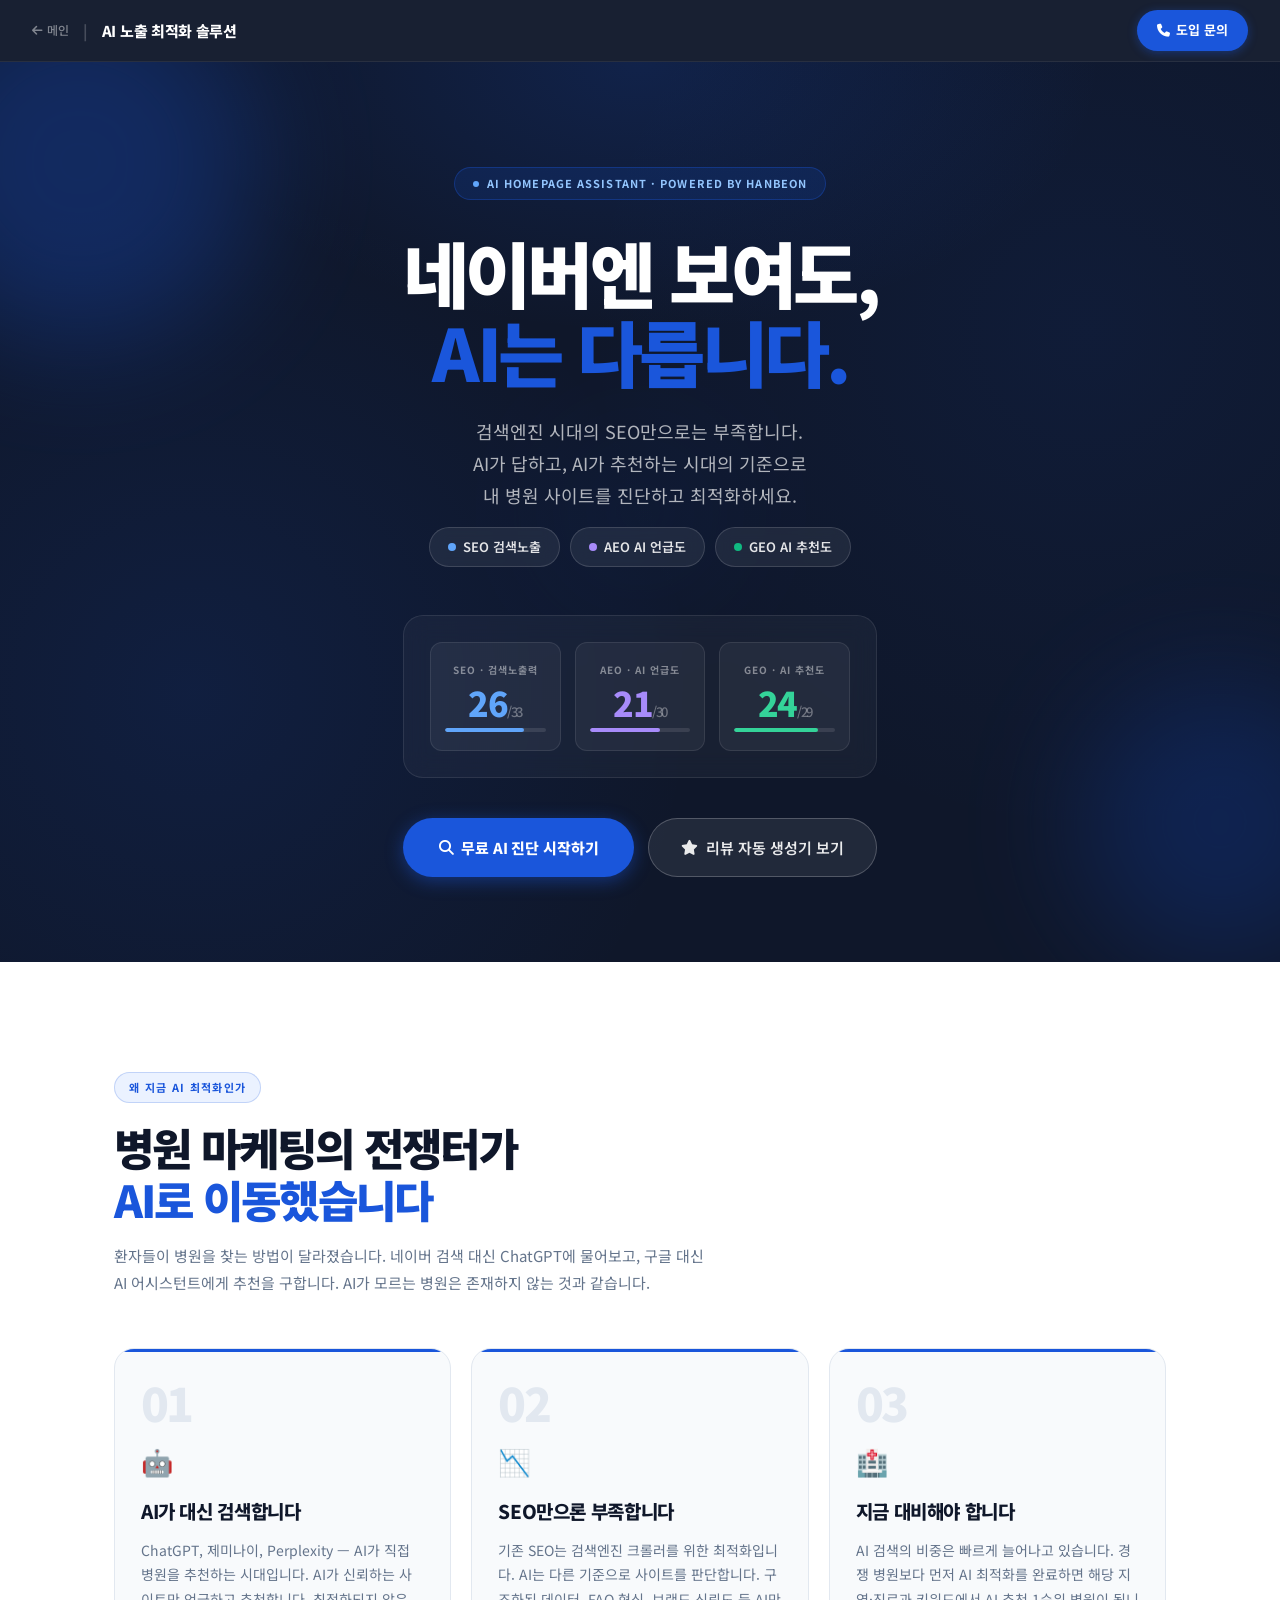
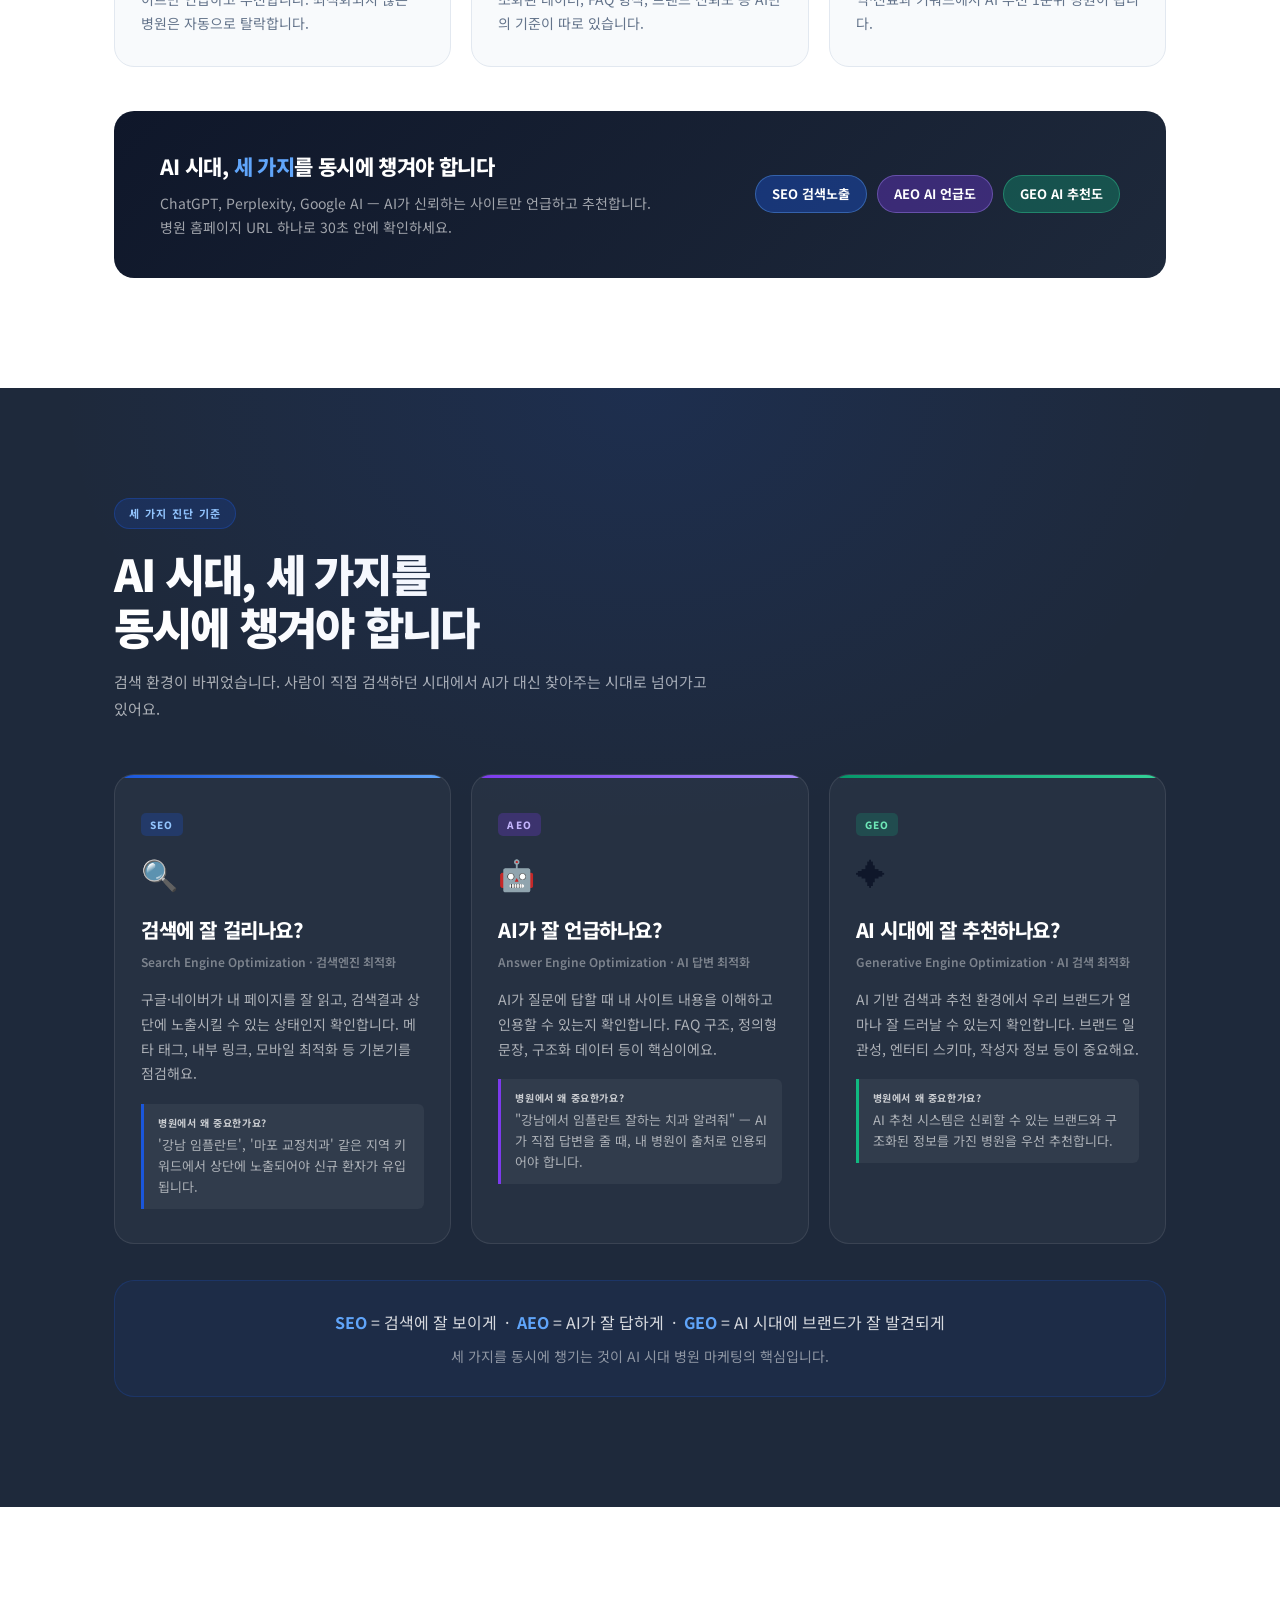
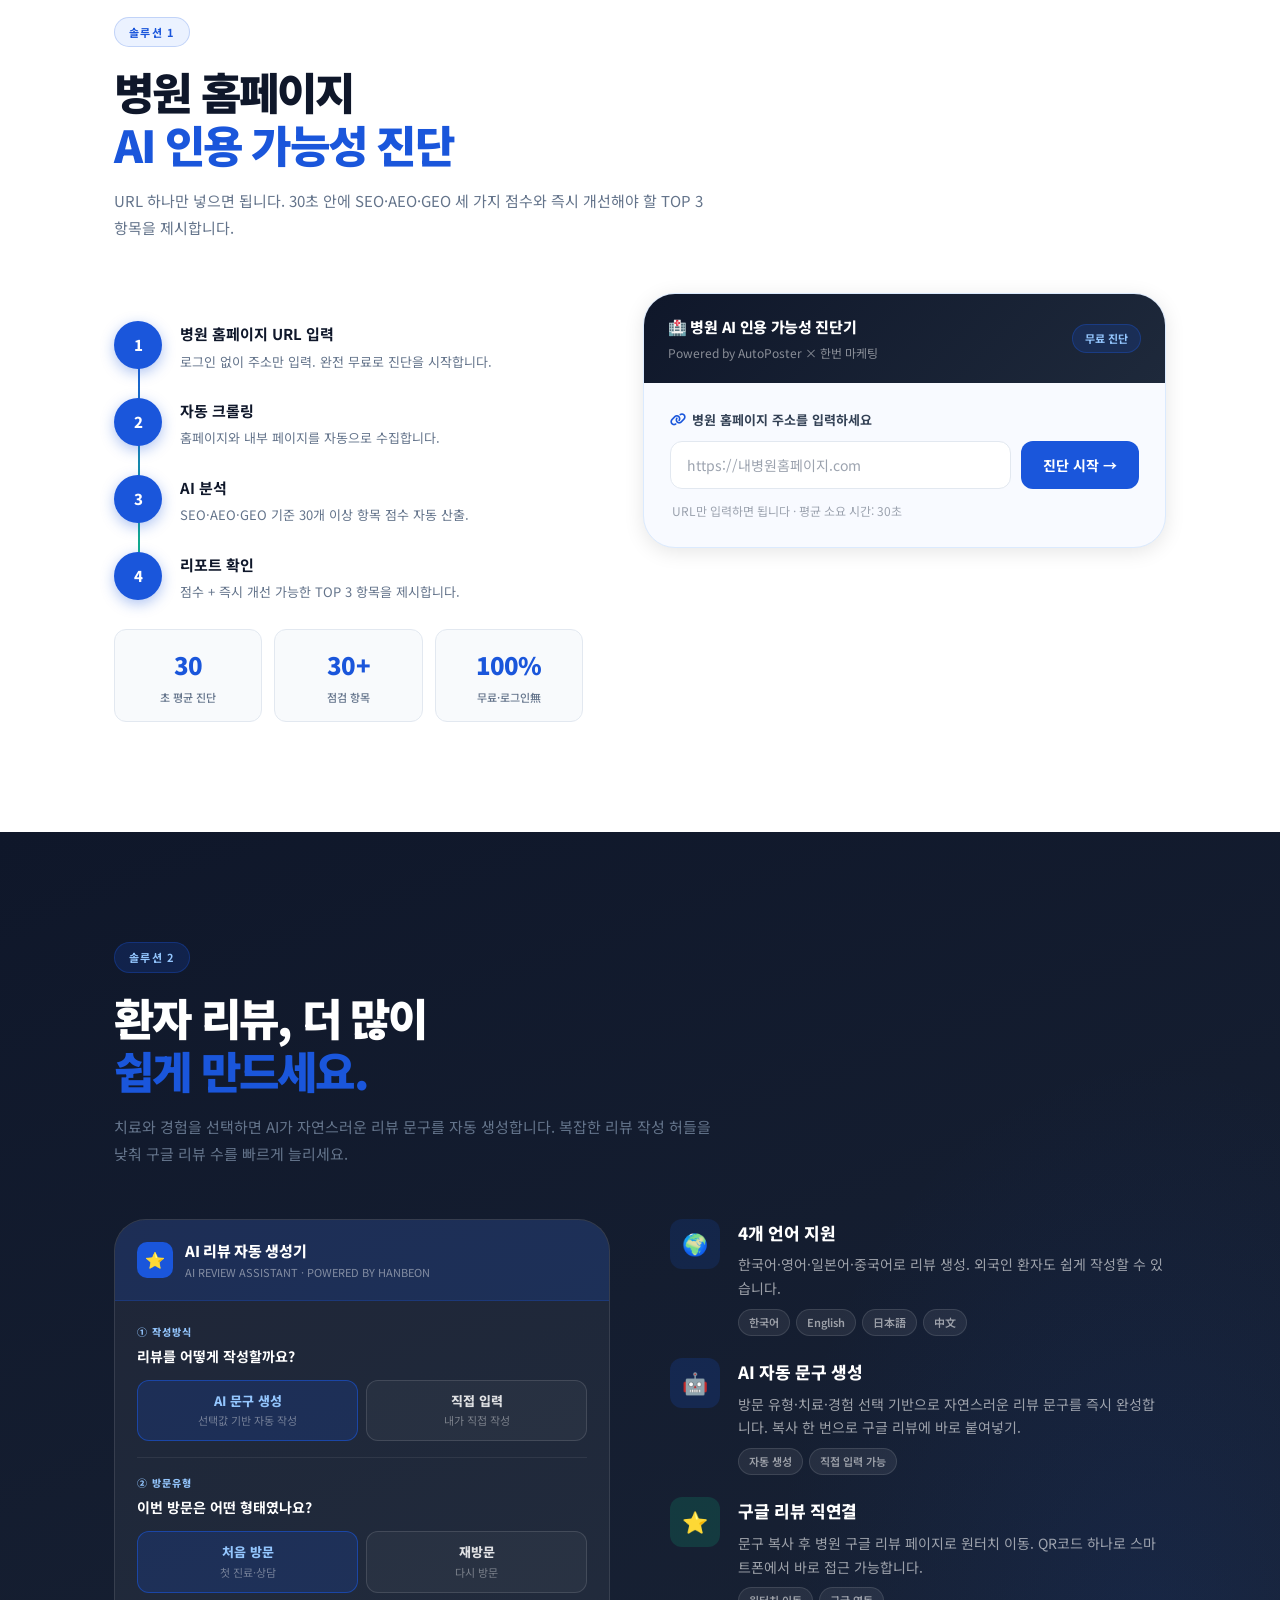
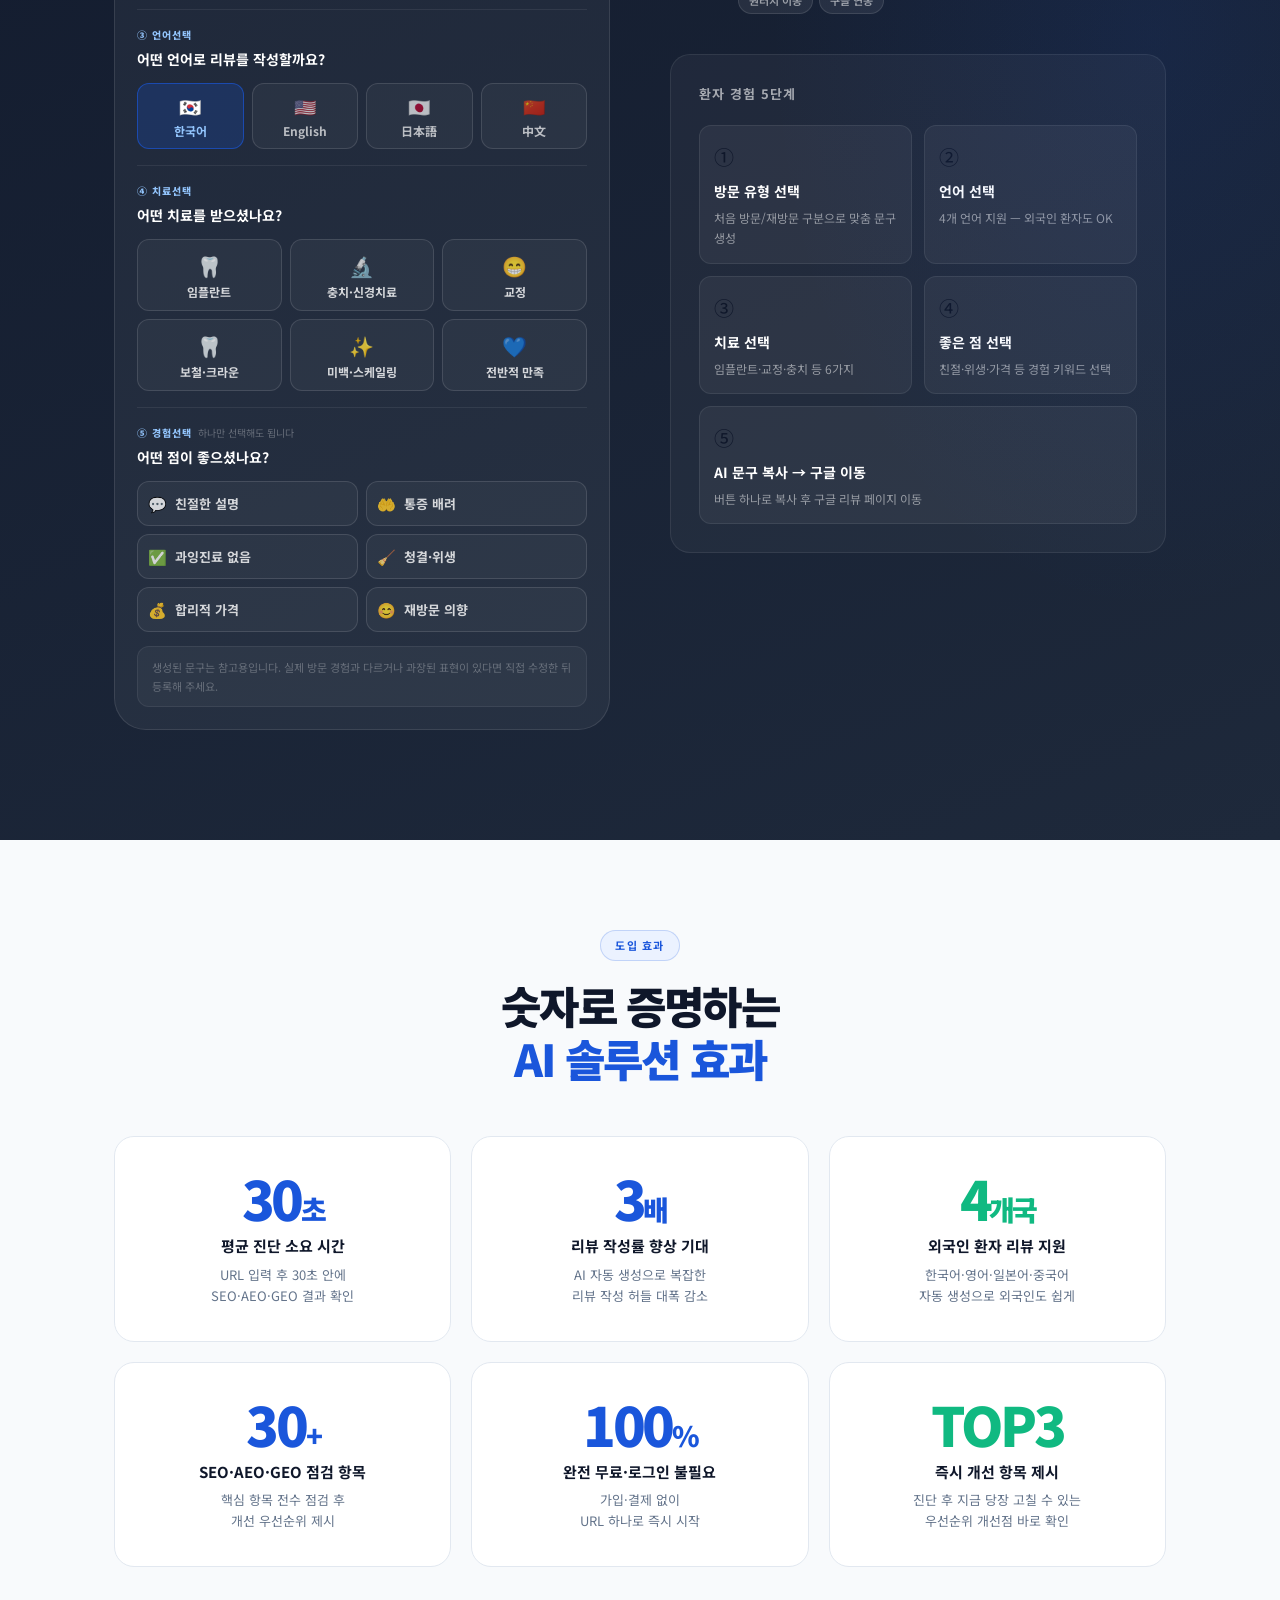
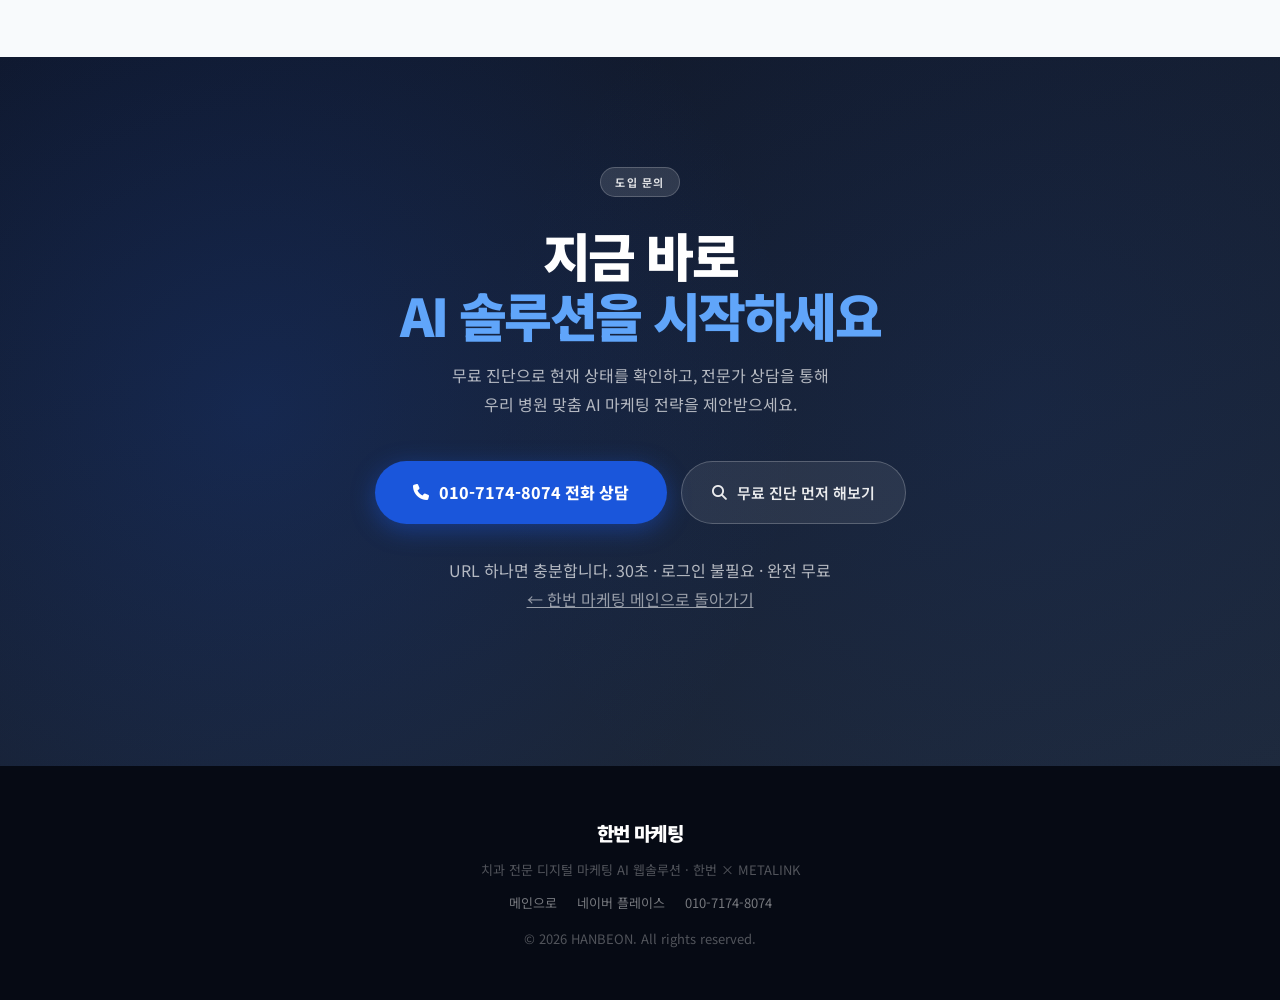
<file: ai-solution.html>
<!DOCTYPE html>
<html lang="ko">
<head>
  <meta charset="UTF-8" />
  <meta name="viewport" content="width=device-width, initial-scale=1.0" />
  <title>AI 솔루션 | 병원 AI 노출 최적화 · 한번 마케팅</title>
  <meta name="description" content="ChatGPT·제미나이가 추천하는 병원이 되세요. SEO·AEO·GEO 진단부터 AI 리뷰 자동 생성까지 — 한번 마케팅 AI 솔루션." />

  <!-- Fonts -->
  <link rel="preconnect" href="https://fonts.googleapis.com" />
  <link rel="preconnect" href="https://fonts.gstatic.com" crossorigin />
  <link href="https://fonts.googleapis.com/css2?family=Noto+Sans+KR:wght@300;400;500;600;700;800;900&display=swap" rel="stylesheet" />

  <!-- Font Awesome -->
  <link rel="stylesheet" href="https://cdn.jsdelivr.net/npm/@fortawesome/fontawesome-free@6.4.0/css/all.min.css" />

  <!-- AI Solution CSS -->
  <link rel="stylesheet" href="css/ai-solution.css" />
</head>
<body>

  <!-- ===== NAV ===== -->
  <nav class="as-nav">
    <a href="index.html" class="as-nav-logo">
      <span class="logo-back"><i class="fas fa-arrow-left"></i>메인</span>
      <span class="logo-divider">|</span>
      <span>AI 노출 최적화 솔루션</span>
    </a>
    <div class="as-nav-right">
      <a href="tel:01071748074" class="as-nav-cta">
        <i class="fas fa-phone"></i> 도입 문의
      </a>
    </div>
  </nav>

  <!-- ===== HERO ===== -->
  <section class="as-hero">
    <div class="as-hero-orb orb1"></div>
    <div class="as-hero-orb orb2"></div>
    <div class="as-hero-orb orb3"></div>

    <div class="as-hero-inner">
      <div class="as-hero-eyebrow">
        <span class="dot"></span>
        AI HOMEPAGE ASSISTANT · POWERED BY HANBEON
      </div>

      <h1 class="as-hero-h1">
        네이버엔 보여도,<br />
        <span class="line2">AI는 다릅니다.</span>
      </h1>

      <p class="as-hero-sub">
        검색엔진 시대의 SEO만으로는 부족합니다.<br />
        AI가 답하고, AI가 추천하는 시대의 기준으로<br />
        내 병원 사이트를 진단하고 최적화하세요.
      </p>

      <div class="as-hero-badges">
        <div class="as-badge seo">
          <span class="badge-dot"></span>
          SEO 검색노출
        </div>
        <div class="as-badge aeo">
          <span class="badge-dot"></span>
          AEO AI 언급도
        </div>
        <div class="as-badge geo">
          <span class="badge-dot"></span>
          GEO AI 추천도
        </div>
      </div>

      <!-- Score Preview -->
      <div class="as-hero-score-row" id="heroScoreRow">
        <div class="hs-card seo">
          <div class="hs-card-label">SEO · 검색노출력</div>
          <div class="hs-card-score" id="heroSeoScore">0<small>/33</small></div>
          <div class="hs-card-bar-bg">
            <div class="hs-card-bar-fill" id="heroSeoBar" style="width:0%"></div>
          </div>
        </div>
        <div class="hs-card aeo">
          <div class="hs-card-label">AEO · AI 언급도</div>
          <div class="hs-card-score" id="heroAeoScore">0<small>/30</small></div>
          <div class="hs-card-bar-bg">
            <div class="hs-card-bar-fill" id="heroAeoBar" style="width:0%"></div>
          </div>
        </div>
        <div class="hs-card geo">
          <div class="hs-card-label">GEO · AI 추천도</div>
          <div class="hs-card-score" id="heroGeoScore">0<small>/29</small></div>
          <div class="hs-card-bar-bg">
            <div class="hs-card-bar-fill" id="heroGeoBar" style="width:0%"></div>
          </div>
        </div>
      </div>

      <div class="as-hero-cta-row">
        <a href="#diagnostic" class="btn-primary">
          <i class="fas fa-search"></i> 무료 AI 진단 시작하기
        </a>
        <a href="#review" class="btn-secondary">
          <i class="fas fa-star"></i> 리뷰 자동 생성기 보기
        </a>
      </div>
    </div>
  </section>

  <!-- ===== 문제 제기 ===== -->
  <section class="as-problem" id="problem">
    <div class="container">
      <div class="section-header">
        <div class="section-label">왜 지금 AI 최적화인가</div>
        <h2 class="section-title">병원 마케팅의 전쟁터가<br /><span class="hl-primary">AI로 이동했습니다</span></h2>
        <p class="section-desc">
          환자들이 병원을 찾는 방법이 달라졌습니다. 네이버 검색 대신 ChatGPT에 물어보고,
          구글 대신 AI 어시스턴트에게 추천을 구합니다. AI가 모르는 병원은 존재하지 않는 것과 같습니다.
        </p>
      </div>

      <div class="problem-grid">
        <div class="problem-card">
          <div class="pc-num">01</div>
          <div class="pc-icon">🤖</div>
          <h3 class="pc-title">AI가 대신 검색합니다</h3>
          <p class="pc-desc">
            ChatGPT, 제미나이, Perplexity — AI가 직접 병원을 추천하는 시대입니다.
            AI가 신뢰하는 사이트만 언급하고 추천합니다. 최적화되지 않은 병원은 자동으로 탈락합니다.
          </p>
        </div>
        <div class="problem-card">
          <div class="pc-num">02</div>
          <div class="pc-icon">📉</div>
          <h3 class="pc-title">SEO만으론 부족합니다</h3>
          <p class="pc-desc">
            기존 SEO는 검색엔진 크롤러를 위한 최적화입니다. AI는 다른 기준으로 사이트를 판단합니다.
            구조화된 데이터, FAQ 형식, 브랜드 신뢰도 등 AI만의 기준이 따로 있습니다.
          </p>
        </div>
        <div class="problem-card">
          <div class="pc-num">03</div>
          <div class="pc-icon">🏥</div>
          <h3 class="pc-title">지금 대비해야 합니다</h3>
          <p class="pc-desc">
            AI 검색의 비중은 빠르게 늘어나고 있습니다. 경쟁 병원보다 먼저 AI 최적화를 완료하면
            해당 지역·진료과 키워드에서 AI 추천 1순위 병원이 됩니다.
          </p>
        </div>
      </div>

      <div class="problem-banner">
        <div class="pb-text">
          <h3>AI 시대, <em>세 가지</em>를 동시에 챙겨야 합니다</h3>
          <p>ChatGPT, Perplexity, Google AI — AI가 신뢰하는 사이트만 언급하고 추천합니다.<br />
          병원 홈페이지 URL 하나로 30초 안에 확인하세요.</p>
        </div>
        <div class="pb-badges">
          <span class="pb-badge seo">SEO 검색노출</span>
          <span class="pb-badge aeo">AEO AI 언급도</span>
          <span class="pb-badge geo">GEO AI 추천도</span>
        </div>
      </div>
    </div>
  </section>

  <!-- ===== SEO·AEO·GEO 개념 ===== -->
  <section class="as-concepts" id="concepts">
    <div class="container">
      <div class="section-label">세 가지 진단 기준</div>
      <h2 class="section-title">AI 시대, 세 가지를<br />동시에 챙겨야 합니다</h2>
      <p class="section-desc">
        검색 환경이 바뀌었습니다. 사람이 직접 검색하던 시대에서
        AI가 대신 찾아주는 시대로 넘어가고 있어요.
      </p>

      <div class="concept-cards">
        <div class="concept-card seo">
          <div class="cc-tag">SEO</div>
          <div class="cc-icon">🔍</div>
          <h3 class="cc-title">검색에 잘 걸리나요?</h3>
          <p class="cc-sub">Search Engine Optimization · 검색엔진 최적화</p>
          <p class="cc-desc">
            구글·네이버가 내 페이지를 잘 읽고, 검색결과 상단에
            노출시킬 수 있는 상태인지 확인합니다. 메타 태그, 내부 링크,
            모바일 최적화 등 기본기를 점검해요.
          </p>
          <div class="cc-point">
            <strong>병원에서 왜 중요한가요?</strong>
            '강남 임플란트', '마포 교정치과' 같은 지역 키워드에서
            상단에 노출되어야 신규 환자가 유입됩니다.
          </div>
        </div>

        <div class="concept-card aeo">
          <div class="cc-tag">AEO</div>
          <div class="cc-icon">🤖</div>
          <h3 class="cc-title">AI가 잘 언급하나요?</h3>
          <p class="cc-sub">Answer Engine Optimization · AI 답변 최적화</p>
          <p class="cc-desc">
            AI가 질문에 답할 때 내 사이트 내용을 이해하고 인용할 수
            있는지 확인합니다. FAQ 구조, 정의형 문장, 구조화 데이터
            등이 핵심이에요.
          </p>
          <div class="cc-point">
            <strong>병원에서 왜 중요한가요?</strong>
            "강남에서 임플란트 잘하는 치과 알려줘" — AI가 직접 답변을
            줄 때, 내 병원이 출처로 인용되어야 합니다.
          </div>
        </div>

        <div class="concept-card geo">
          <div class="cc-tag">GEO</div>
          <div class="cc-icon">✦</div>
          <h3 class="cc-title">AI 시대에 잘 추천하나요?</h3>
          <p class="cc-sub">Generative Engine Optimization · AI 검색 최적화</p>
          <p class="cc-desc">
            AI 기반 검색과 추천 환경에서 우리 브랜드가 얼마나 잘
            드러날 수 있는지 확인합니다. 브랜드 일관성, 엔터티 스키마,
            작성자 정보 등이 중요해요.
          </p>
          <div class="cc-point">
            <strong>병원에서 왜 중요한가요?</strong>
            AI 추천 시스템은 신뢰할 수 있는 브랜드와 구조화된 정보를
            가진 병원을 우선 추천합니다.
          </div>
        </div>
      </div>

      <div class="concept-summary">
        <p>
          <span class="hl">SEO</span> = 검색에 잘 보이게 &nbsp;·&nbsp;
          <span class="hl">AEO</span> = AI가 잘 답하게 &nbsp;·&nbsp;
          <span class="hl">GEO</span> = AI 시대에 브랜드가 잘 발견되게<br />
          <span style="font-size:14px; color:rgba(255,255,255,.5); margin-top:6px; display:block;">
            세 가지를 동시에 챙기는 것이 AI 시대 병원 마케팅의 핵심입니다.
          </span>
        </p>
      </div>
    </div>
  </section>

  <!-- ===== 홈페이지 AI 진단기 ===== -->
  <section class="as-diagnostic" id="diagnostic">
    <div class="container">
      <div class="section-label">솔루션 1</div>
      <h2 class="section-title">병원 홈페이지<br /><span class="hl-primary">AI 인용 가능성 진단</span></h2>
      <p class="section-desc">
        URL 하나만 넣으면 됩니다. 30초 안에 SEO·AEO·GEO 세 가지 점수와
        즉시 개선해야 할 TOP 3 항목을 제시합니다.
      </p>

      <div class="diagnostic-layout">
        <!-- Left: 설명 -->
        <div class="dl-left">
          <div class="diag-steps">
            <div class="diag-step">
              <div class="ds-num">1</div>
              <div class="ds-body">
                <div class="ds-title">병원 홈페이지 URL 입력</div>
                <div class="ds-desc">로그인 없이 주소만 입력. 완전 무료로 진단을 시작합니다.</div>
              </div>
            </div>
            <div class="diag-step">
              <div class="ds-num">2</div>
              <div class="ds-body">
                <div class="ds-title">자동 크롤링</div>
                <div class="ds-desc">홈페이지와 내부 페이지를 자동으로 수집합니다.</div>
              </div>
            </div>
            <div class="diag-step">
              <div class="ds-num">3</div>
              <div class="ds-body">
                <div class="ds-title">AI 분석</div>
                <div class="ds-desc">SEO·AEO·GEO 기준 30개 이상 항목 점수 자동 산출.</div>
              </div>
            </div>
            <div class="diag-step">
              <div class="ds-num">4</div>
              <div class="ds-body">
                <div class="ds-title">리포트 확인</div>
                <div class="ds-desc">점수 + 즉시 개선 가능한 TOP 3 항목을 제시합니다.</div>
              </div>
            </div>
          </div>

          <div class="diag-stats-row fade-up">
            <div class="diag-stat">
              <div class="diag-stat-num">30</div>
              <div class="diag-stat-label">초 평균 진단</div>
            </div>
            <div class="diag-stat">
              <div class="diag-stat-num">30+</div>
              <div class="diag-stat-label">점검 항목</div>
            </div>
            <div class="diag-stat">
              <div class="diag-stat-num">100%</div>
              <div class="diag-stat-label">무료·로그인無</div>
            </div>
          </div>
        </div>

        <!-- Right: 진단 위젯 -->
        <div class="dl-right">
          <div class="diag-embed-wrap">
            <div class="diag-embed-header">
              <div>
                <div class="deh-title">🏥 병원 AI 인용 가능성 진단기</div>
                <div style="font-size:12px; color:rgba(255,255,255,.5); margin-top:3px;">Powered by AutoPoster × 한번 마케팅</div>
              </div>
              <div class="deh-badge">무료 진단</div>
            </div>

            <div class="diag-input-area">
              <div class="diag-input-label">
                <i class="fas fa-link"></i>
                병원 홈페이지 주소를 입력하세요
              </div>
              <div class="diag-input-row">
                <input
                  type="url"
                  class="diag-url-input"
                  id="diagUrl"
                  placeholder="https://내병원홈페이지.com"
                  autocomplete="off"
                />
                <button class="diag-submit-btn" id="diagSubmitBtn" onclick="startDiagnostic()">
                  진단 시작 →
                </button>
              </div>
              <div class="diag-hint">URL만 입력하면 됩니다 · 평균 소요 시간: 30초</div>
            </div>

            <!-- Loading -->
            <div class="diag-loading" id="diagLoading">
              <div class="dl-prog-label">
                <span id="diagProgText">분석 준비 중...</span>
                <span id="diagProgPct">0%</span>
              </div>
              <div class="dl-prog-bar-bg">
                <div class="dl-prog-bar-fill" id="diagProgBar"></div>
              </div>
              <div class="dl-steps-grid">
                <div class="dl-step-item" id="dstep1">
                  <span class="dl-step-icon">🔗</span> URL 연결 확인
                </div>
                <div class="dl-step-item" id="dstep2">
                  <span class="dl-step-icon">📄</span> 페이지 수집
                </div>
                <div class="dl-step-item" id="dstep3">
                  <span class="dl-step-icon">🤖</span> AI 항목 분석
                </div>
                <div class="dl-step-item" id="dstep4">
                  <span class="dl-step-icon">📊</span> 리포트 생성
                </div>
              </div>
            </div>

            <!-- Result Preview -->
            <div class="diag-result-preview" id="diagResult">
              <div class="drp-header">
                <div class="drp-title">📊 진단 결과 미리보기</div>
                <button class="drp-restart" onclick="resetDiagnostic()">↩ 다시 진단하기</button>
              </div>

              <div class="drp-score-row">
                <div class="drp-score-card seo">
                  <div class="drp-score-label">SEO</div>
                  <div class="drp-score-val" id="resSeoScore">—<small>/33</small></div>
                  <div class="drp-bar-bg"><div class="drp-bar-fill" id="resSeoBar"></div></div>
                </div>
                <div class="drp-score-card aeo">
                  <div class="drp-score-label">AEO</div>
                  <div class="drp-score-val" id="resAeoScore">—<small>/30</small></div>
                  <div class="drp-bar-bg"><div class="drp-bar-fill" id="resAeoBar"></div></div>
                </div>
                <div class="drp-score-card geo">
                  <div class="drp-score-label">GEO</div>
                  <div class="drp-score-val" id="resGeoScore">—<small>/29</small></div>
                  <div class="drp-bar-bg"><div class="drp-bar-fill" id="resGeoBar"></div></div>
                </div>
              </div>

              <div class="drp-improvements" id="drpImprovements">
                <div class="drp-imp-title">⚡ 즉시 개선 가능한 TOP 3 항목</div>
                <ul class="drp-imp-list" id="drpImpList"></ul>
              </div>

              <div class="drp-cta-row">
                <a href="https://aiwp.hanbeon.co.kr/audit" target="_blank" rel="noopener noreferrer" class="drp-cta-primary">
                  <i class="fas fa-search"></i> 전체 진단하기
                </a>
                <button class="drp-cta-secondary" onclick="resetDiagnostic()">
                  <i class="fas fa-redo"></i> 다시 진단
                </button>
              </div>
            </div>

          </div><!-- /diag-embed-wrap -->
        </div><!-- /dl-right -->
      </div><!-- /diagnostic-layout -->
    </div>
  </section>

  <!-- ===== AI 리뷰 자동 생성기 ===== -->
  <section class="as-review" id="review">
    <div class="container">
      <div class="section-label">솔루션 2</div>
      <h2 class="section-title light">환자 리뷰, 더 많이<br /><span class="hl-accent">쉽게 만드세요.</span></h2>
      <p class="section-desc">
        치료와 경험을 선택하면 AI가 자연스러운 리뷰 문구를 자동 생성합니다.
        복잡한 리뷰 작성 허들을 낮춰 구글 리뷰 수를 빠르게 늘리세요.
      </p>

      <div class="review-layout">

        <!-- Left: 실제 리뷰 생성기 위젯 -->
        <div class="rl-left fade-up">
          <div class="rw2-shell">

            <!-- 헤더 -->
            <div class="rw2-header">
              <div class="rw2-header-icon">⭐</div>
              <div class="rw2-header-text">
                <div class="rw2-header-title">AI 리뷰 자동 생성기</div>
                <div class="rw2-header-sub">AI REVIEW ASSISTANT · POWERED BY HANBEON</div>
              </div>
            </div>

            <!-- 본문 -->
            <div class="rw2-body">

              <!-- ① 작성 방식 -->
              <div class="rw2-block">
                <div class="rw2-label">① 작성방식</div>
                <div class="rw2-title">리뷰를 어떻게 작성할까요?</div>
                <div class="rw2-opt-row">
                  <button type="button" class="rw2-opt selected" data-write="ai">
                    <span class="rw2-opt-main">AI 문구 생성</span>
                    <span class="rw2-opt-sub">선택값 기반 자동 작성</span>
                  </button>
                  <button type="button" class="rw2-opt" data-write="manual">
                    <span class="rw2-opt-main">직접 입력</span>
                    <span class="rw2-opt-sub">내가 직접 작성</span>
                  </button>
                </div>
              </div>

              <!-- AI 모드 옵션들 -->
              <div id="rw2AiOptions">

                <div class="rw2-divider"></div>

                <!-- ② 방문 유형 -->
                <div class="rw2-block">
                  <div class="rw2-label">② 방문유형</div>
                  <div class="rw2-title">이번 방문은 어떤 형태였나요?</div>
                  <div class="rw2-opt-row">
                    <button type="button" class="rw2-opt selected" data-visit="first">
                      <span class="rw2-opt-main">처음 방문</span>
                      <span class="rw2-opt-sub">첫 진료·상담</span>
                    </button>
                    <button type="button" class="rw2-opt" data-visit="revisit">
                      <span class="rw2-opt-main">재방문</span>
                      <span class="rw2-opt-sub">다시 방문</span>
                    </button>
                  </div>
                </div>

                <div class="rw2-divider"></div>

                <!-- ③ 언어 -->
                <div class="rw2-block">
                  <div class="rw2-label">③ 언어선택</div>
                  <div class="rw2-title">어떤 언어로 리뷰를 작성할까요?</div>
                  <div class="rw2-lang-row">
                    <button type="button" class="rw2-lang active" data-lang="ko"><span>🇰🇷</span>한국어</button>
                    <button type="button" class="rw2-lang" data-lang="en"><span>🇺🇸</span>English</button>
                    <button type="button" class="rw2-lang" data-lang="ja"><span>🇯🇵</span>日本語</button>
                    <button type="button" class="rw2-lang" data-lang="zh"><span>🇨🇳</span>中文</button>
                  </div>
                </div>

                <div class="rw2-divider"></div>

                <!-- ④ 치료 선택 -->
                <div class="rw2-block">
                  <div class="rw2-label">④ 치료선택</div>
                  <div class="rw2-title">어떤 치료를 받으셨나요?</div>
                  <div class="rw2-treat-grid">
                    <button type="button" class="rw2-treat" data-treatment="임플란트"><span>🦷</span>임플란트</button>
                    <button type="button" class="rw2-treat" data-treatment="충치·신경치료"><span>🔬</span>충치·신경치료</button>
                    <button type="button" class="rw2-treat" data-treatment="교정"><span>😁</span>교정</button>
                    <button type="button" class="rw2-treat" data-treatment="보철·크라운"><span>🦷</span>보철·크라운</button>
                    <button type="button" class="rw2-treat" data-treatment="미백·스케일링"><span>✨</span>미백·스케일링</button>
                    <button type="button" class="rw2-treat" data-treatment="전반적 만족"><span>💙</span>전반적 만족</button>
                  </div>
                </div>

                <div class="rw2-divider"></div>

                <!-- ⑤ 경험 선택 -->
                <div class="rw2-block">
                  <div class="rw2-label">⑤ 경험선택 <span class="rw2-label-hint">하나만 선택해도 됩니다</span></div>
                  <div class="rw2-title">어떤 점이 좋으셨나요?</div>
                  <div class="rw2-kw-grid">
                    <button type="button" class="rw2-kw" data-keyword="친절한 설명"><span>💬</span>친절한 설명</button>
                    <button type="button" class="rw2-kw" data-keyword="통증 배려"><span>🤲</span>통증 배려</button>
                    <button type="button" class="rw2-kw" data-keyword="과잉진료 없음"><span>✅</span>과잉진료 없음</button>
                    <button type="button" class="rw2-kw" data-keyword="청결·위생"><span>🧹</span>청결·위생</button>
                    <button type="button" class="rw2-kw" data-keyword="합리적 가격"><span>💰</span>합리적 가격</button>
                    <button type="button" class="rw2-kw" data-keyword="재방문 의향"><span>😊</span>재방문 의향</button>
                  </div>
                </div>
              </div><!-- /rw2AiOptions -->

              <!-- 직접입력 안내 -->
              <div class="rw2-manual-guide" id="rw2ManualGuide">
                직접 입력 모드입니다. 아래 입력창에 실제 방문 경험을 직접 작성한 뒤 복사하거나 리뷰 페이지로 이동해 주세요.
              </div>

              <!-- 에러 박스 -->
              <div class="rw2-error" id="rw2Error"></div>

              <!-- 결과 영역 -->
              <div class="rw2-result-wrap" id="rw2ResultWrap">
                <!-- 별점 -->
                <div class="rw2-stars">★★★★★</div>

                <!-- AI 로딩 -->
                <div class="rw2-loading" id="rw2Loading">
                  <div class="rw2-dots"><div></div><div></div><div></div></div>
                  <span>AI가 맞춤 리뷰 문구를 생성 중입니다...</span>
                </div>

                <!-- AI 뱃지 -->
                <div class="rw2-ai-badge" id="rw2Badge">AI 참고 문구</div>

                <!-- 텍스트 영역 -->
                <textarea id="rw2Text" class="rw2-textarea"
                  placeholder="AI가 생성한 리뷰 문구가 표시됩니다. 자유롭게 수정할 수 있습니다."></textarea>
              </div>

              <!-- 복사 버튼 -->
              <button type="button" class="rw2-copy-btn" id="rw2CopyBtn">문구 복사하기</button>

              <!-- 복사 완료 안내 -->
              <div class="rw2-copy-guide" id="rw2CopyGuide">
                ✅ 문구가 복사됐어요. 리뷰창에 길게 눌러 붙여넣기 해주세요
              </div>

              <!-- 구글 리뷰 이동 -->
              <a href="https://search.google.com/local/writereview?placeid=ChIJKxPfhdY0YzURE6Ft9bwFJj4"
                 target="_blank" rel="noopener noreferrer"
                 class="rw2-google-btn" id="rw2GoogleBtn">
                <i class="fab fa-google"></i> 구글 리뷰 페이지로 이동하기
              </a>

              <!-- 팁 -->
              <p class="rw2-tip" id="rw2Tip">
                리뷰 페이지가 열리면 복사한 문구를 붙여넣고, 실제 경험에 맞게 자유롭게 수정해 주세요.
              </p>

              <!-- 주의사항 -->
              <div class="rw2-notice">
                생성된 문구는 참고용입니다. 실제 방문 경험과 다르거나 과장된 표현이 있다면 직접 수정한 뒤 등록해 주세요.
              </div>

            </div><!-- /rw2-body -->
          </div><!-- /rw2-shell -->
        </div>

        <!-- Right: 기능 설명 -->
        <div class="rl-right">
          <div class="review-features">
            <div class="rf-item">
              <div class="rf-icon yellow">🌍</div>
              <div class="rf-body">
                <div class="rf-title">4개 언어 지원</div>
                <div class="rf-desc">한국어·영어·일본어·중국어로 리뷰 생성. 외국인 환자도 쉽게 작성할 수 있습니다.</div>
                <div class="rf-tags">
                  <span class="rf-tag">한국어</span>
                  <span class="rf-tag">English</span>
                  <span class="rf-tag">日本語</span>
                  <span class="rf-tag">中文</span>
                </div>
              </div>
            </div>

            <div class="rf-item">
              <div class="rf-icon blue">🤖</div>
              <div class="rf-body">
                <div class="rf-title">AI 자동 문구 생성</div>
                <div class="rf-desc">방문 유형·치료·경험 선택 기반으로 자연스러운 리뷰 문구를 즉시 완성합니다. 복사 한 번으로 구글 리뷰에 바로 붙여넣기.</div>
                <div class="rf-tags">
                  <span class="rf-tag">자동 생성</span>
                  <span class="rf-tag">직접 입력 가능</span>
                </div>
              </div>
            </div>

            <div class="rf-item">
              <div class="rf-icon green">⭐</div>
              <div class="rf-body">
                <div class="rf-title">구글 리뷰 직연결</div>
                <div class="rf-desc">문구 복사 후 병원 구글 리뷰 페이지로 원터치 이동. QR코드 하나로 스마트폰에서 바로 접근 가능합니다.</div>
                <div class="rf-tags">
                  <span class="rf-tag">원터치 이동</span>
                  <span class="rf-tag">구글 연동</span>
                </div>
              </div>
            </div>
          </div>

          <!-- 5-step flow -->
          <div style="margin-top:40px; background:rgba(255,255,255,.04); border:1px solid rgba(255,255,255,.08); border-radius:var(--radius-lg); padding:28px;">
            <div style="font-size:13px; font-weight:700; color:rgba(255,255,255,.6); letter-spacing:.08em; text-transform:uppercase; margin-bottom:20px;">환자 경험 5단계</div>
            <div style="display:grid; grid-template-columns:repeat(2,1fr); gap:12px;">
              <div style="background:rgba(255,255,255,.05); border-radius:12px; padding:14px; border:1px solid rgba(255,255,255,.08);">
                <div style="font-size:20px; margin-bottom:6px;">①</div>
                <div style="font-size:14px; font-weight:700; color:#fff; margin-bottom:4px;">방문 유형 선택</div>
                <div style="font-size:12px; color:rgba(255,255,255,.5);">처음 방문/재방문 구분으로 맞춤 문구 생성</div>
              </div>
              <div style="background:rgba(255,255,255,.05); border-radius:12px; padding:14px; border:1px solid rgba(255,255,255,.08);">
                <div style="font-size:20px; margin-bottom:6px;">②</div>
                <div style="font-size:14px; font-weight:700; color:#fff; margin-bottom:4px;">언어 선택</div>
                <div style="font-size:12px; color:rgba(255,255,255,.5);">4개 언어 지원 — 외국인 환자도 OK</div>
              </div>
              <div style="background:rgba(255,255,255,.05); border-radius:12px; padding:14px; border:1px solid rgba(255,255,255,.08);">
                <div style="font-size:20px; margin-bottom:6px;">③</div>
                <div style="font-size:14px; font-weight:700; color:#fff; margin-bottom:4px;">치료 선택</div>
                <div style="font-size:12px; color:rgba(255,255,255,.5);">임플란트·교정·충치 등 6가지</div>
              </div>
              <div style="background:rgba(255,255,255,.05); border-radius:12px; padding:14px; border:1px solid rgba(255,255,255,.08);">
                <div style="font-size:20px; margin-bottom:6px;">④</div>
                <div style="font-size:14px; font-weight:700; color:#fff; margin-bottom:4px;">좋은 점 선택</div>
                <div style="font-size:12px; color:rgba(255,255,255,.5);">친절·위생·가격 등 경험 키워드 선택</div>
              </div>
              <div style="background:rgba(255,255,255,.05); border-radius:12px; padding:14px; border:1px solid rgba(255,255,255,.08); grid-column:span 2;">
                <div style="font-size:20px; margin-bottom:6px;">⑤</div>
                <div style="font-size:14px; font-weight:700; color:#fff; margin-bottom:4px;">AI 문구 복사 → 구글 이동</div>
                <div style="font-size:12px; color:rgba(255,255,255,.5);">버튼 하나로 복사 후 구글 리뷰 페이지 이동</div>
              </div>
            </div>
          </div>
        </div>
      </div>
    </div>
  </section>

  <!-- ===== 성과 지표 ===== -->
  <section class="as-stats" id="stats">
    <div class="container">
      <div style="text-align:center; margin-bottom:0;">
        <div class="section-label">도입 효과</div>
        <h2 class="section-title">숫자로 증명하는<br /><span class="hl-primary">AI 솔루션 효과</span></h2>
      </div>

      <div class="stats-grid">
        <div class="stat-card">
          <div class="stat-num blue">30<span style="font-size:28px;">초</span></div>
          <div class="stat-label">평균 진단 소요 시간</div>
          <div class="stat-sub">URL 입력 후 30초 안에<br />SEO·AEO·GEO 결과 확인</div>
        </div>
        <div class="stat-card">
          <div class="stat-num yellow">3<span style="font-size:28px;">배</span></div>
          <div class="stat-label">리뷰 작성률 향상 기대</div>
          <div class="stat-sub">AI 자동 생성으로 복잡한<br />리뷰 작성 허들 대폭 감소</div>
        </div>
        <div class="stat-card">
          <div class="stat-num green">4<span style="font-size:28px;">개국</span></div>
          <div class="stat-label">외국인 환자 리뷰 지원</div>
          <div class="stat-sub">한국어·영어·일본어·중국어<br />자동 생성으로 외국인도 쉽게</div>
        </div>
      </div>

      <!-- 추가 지표 -->
      <div style="display:grid; grid-template-columns:repeat(3,1fr); gap:20px; margin-top:20px;">
        <div class="stat-card fade-up" style="opacity:1; transform:none;">
          <div class="stat-num blue">30<span style="font-size:28px;">+</span></div>
          <div class="stat-label">SEO·AEO·GEO 점검 항목</div>
          <div class="stat-sub">핵심 항목 전수 점검 후<br />개선 우선순위 제시</div>
        </div>
        <div class="stat-card fade-up" style="opacity:1; transform:none;">
          <div class="stat-num yellow">100<span style="font-size:28px;">%</span></div>
          <div class="stat-label">완전 무료·로그인 불필요</div>
          <div class="stat-sub">가입·결제 없이<br />URL 하나로 즉시 시작</div>
        </div>
        <div class="stat-card fade-up" style="opacity:1; transform:none;">
          <div class="stat-num green">TOP3</div>
          <div class="stat-label">즉시 개선 항목 제시</div>
          <div class="stat-sub">진단 후 지금 당장 고칠 수 있는<br />우선순위 개선점 바로 확인</div>
        </div>
      </div>
    </div>
  </section>

  <!-- ===== 최종 CTA ===== -->
  <section class="as-cta" id="contact">
    <div class="cta-inner">
      <div class="section-label light" style="margin-bottom:28px;">도입 문의</div>
      <h2>지금 바로<br /><em>AI 솔루션을 시작하세요</em></h2>
      <p>
        무료 진단으로 현재 상태를 확인하고, 전문가 상담을 통해<br />
        우리 병원 맞춤 AI 마케팅 전략을 제안받으세요.
      </p>
      <div class="cta-buttons">
        <a href="tel:01071748074" class="cta-tel">
          <i class="fas fa-phone"></i>
          010-7174-8074 전화 상담
        </a>
        <a href="https://aiwp.hanbeon.co.kr/audit" target="_blank" rel="noopener noreferrer" class="cta-kakao">
          <i class="fas fa-search"></i>
          무료 진단 먼저 해보기
        </a>
      </div>
      <p class="cta-note">
        URL 하나면 충분합니다. 30초 · 로그인 불필요 · 완전 무료<br />
        <a href="index.html">← 한번 마케팅 메인으로 돌아가기</a>
      </p>
    </div>
  </section>

  <!-- ===== FOOTER ===== -->
  <footer class="as-footer">
    <div class="footer-logo">한번 마케팅</div>
    <p>치과 전문 디지털 마케팅 AI 웹솔루션 · 한번 × METALINK</p>
    <div class="as-footer-links">
      <a href="index.html">메인으로</a>
      <a href="naver-place.html">네이버 플레이스</a>
      <a href="tel:01071748074">010-7174-8074</a>
    </div>
    <p style="margin-top:12px;">© 2026 HANBEON. All rights reserved.</p>
  </footer>

  <!-- JS -->
  <script src="js/ai-solution.js"></script>
</body>
</html>
</file>
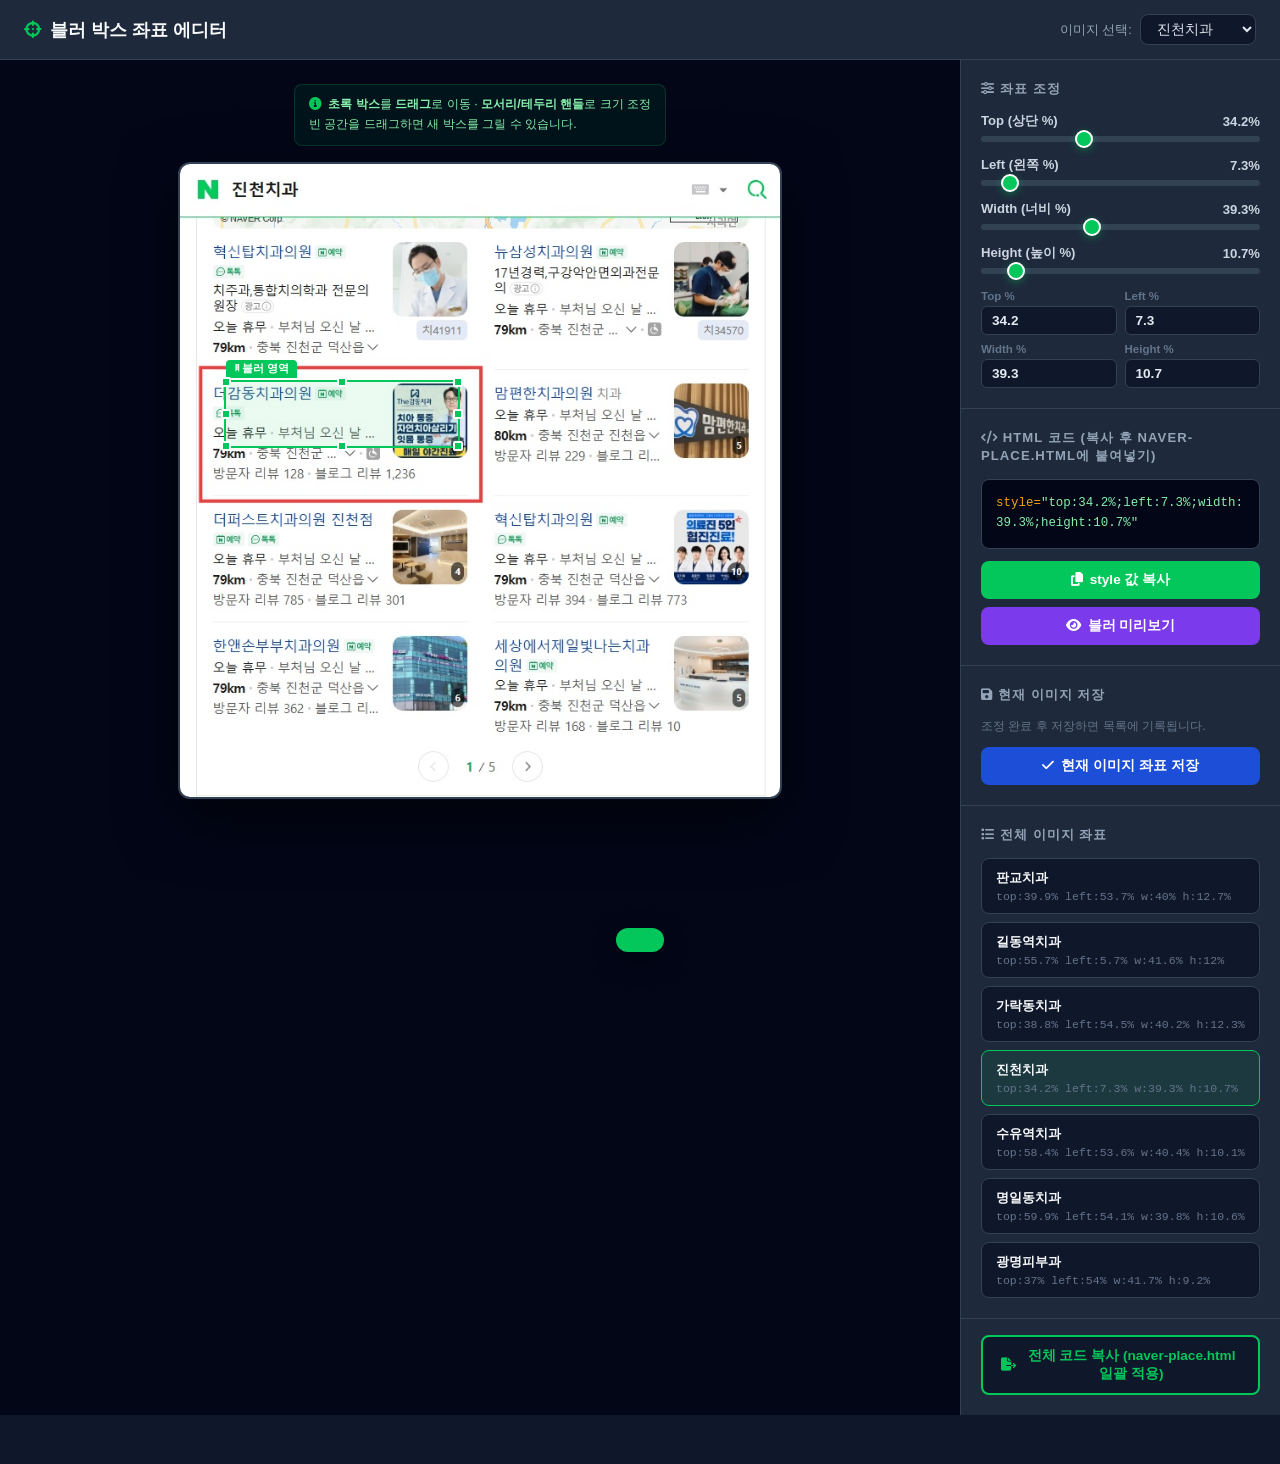
<file: blur-editor.html>
<!DOCTYPE html>
<html lang="ko">
<head>
  <meta charset="UTF-8" />
  <meta name="viewport" content="width=device-width, initial-scale=1.0" />
  <title>블러 박스 좌표 에디터</title>
  <link rel="stylesheet" href="https://cdn.jsdelivr.net/npm/@fortawesome/fontawesome-free@6.4.0/css/all.min.css" />
  <style>
    * { box-sizing: border-box; margin: 0; padding: 0; }

    body {
      font-family: 'Segoe UI', 'Apple SD Gothic Neo', sans-serif;
      background: #0f172a;
      color: #e2e8f0;
      min-height: 100vh;
      display: flex;
      flex-direction: column;
    }

    /* ── 헤더 ── */
    .editor-header {
      background: #1e293b;
      border-bottom: 1px solid #334155;
      padding: 14px 24px;
      display: flex;
      align-items: center;
      gap: 16px;
      flex-wrap: wrap;
    }
    .editor-header h1 {
      font-size: 1.1rem;
      font-weight: 800;
      color: #f8fafc;
      display: flex;
      align-items: center;
      gap: 8px;
    }
    .editor-header h1 i { color: #03c75a; }

    .header-select-wrap {
      display: flex;
      align-items: center;
      gap: 8px;
      margin-left: auto;
      flex-wrap: wrap;
    }
    .header-select-wrap label { font-size: .82rem; color: #94a3b8; }
    select {
      background: #0f172a;
      border: 1px solid #334155;
      color: #e2e8f0;
      padding: 6px 12px;
      border-radius: 8px;
      font-size: .85rem;
      cursor: pointer;
    }
    select:focus { outline: 2px solid #03c75a; }

    /* ── 메인 레이아웃 ── */
    .editor-body {
      display: flex;
      flex: 1;
      gap: 0;
      overflow: hidden;
    }

    /* ── 캔버스 영역 ── */
    .canvas-panel {
      flex: 1;
      display: flex;
      flex-direction: column;
      align-items: center;
      justify-content: flex-start;
      padding: 24px;
      overflow: auto;
      background: #020617;
    }

    .canvas-wrap {
      position: relative;
      display: inline-block;
      cursor: crosshair;
      user-select: none;
      border: 2px solid #334155;
      border-radius: 12px;
      overflow: hidden;
      box-shadow: 0 20px 60px rgba(0,0,0,.6);
    }
    .canvas-wrap img {
      display: block;
      max-width: min(600px, 90vw);
      height: auto;
    }

    /* 블러 박스 오버레이 */
    .blur-overlay {
      position: absolute;
      border: 2.5px solid #03c75a;
      background: rgba(3,199,90,.08);
      cursor: move;
      z-index: 10;
      border-radius: 4px;
    }
    .blur-overlay::before {
      content: '⠿ 블러 영역';
      position: absolute;
      top: -22px;
      left: 0;
      background: #03c75a;
      color: #fff;
      font-size: .68rem;
      font-weight: 700;
      padding: 2px 8px;
      border-radius: 4px 4px 0 0;
      white-space: nowrap;
    }

    /* 리사이즈 핸들 8개 */
    .resize-handle {
      position: absolute;
      width: 10px;
      height: 10px;
      background: #03c75a;
      border: 2px solid #fff;
      border-radius: 2px;
      z-index: 20;
    }
    .resize-handle.nw { top:-5px; left:-5px; cursor:nw-resize; }
    .resize-handle.n  { top:-5px; left:50%; transform:translateX(-50%); cursor:n-resize; }
    .resize-handle.ne { top:-5px; right:-5px; cursor:ne-resize; }
    .resize-handle.e  { top:50%; right:-5px; transform:translateY(-50%); cursor:e-resize; }
    .resize-handle.se { bottom:-5px; right:-5px; cursor:se-resize; }
    .resize-handle.s  { bottom:-5px; left:50%; transform:translateX(-50%); cursor:s-resize; }
    .resize-handle.sw { bottom:-5px; left:-5px; cursor:sw-resize; }
    .resize-handle.w  { top:50%; left:-5px; transform:translateY(-50%); cursor:w-resize; }

    /* ── 사이드바 ── */
    .sidebar {
      width: 320px;
      flex-shrink: 0;
      background: #1e293b;
      border-left: 1px solid #334155;
      display: flex;
      flex-direction: column;
      overflow: auto;
    }

    .sidebar-section {
      padding: 20px;
      border-bottom: 1px solid #334155;
    }
    .sidebar-section h3 {
      font-size: .82rem;
      font-weight: 700;
      color: #94a3b8;
      text-transform: uppercase;
      letter-spacing: .08em;
      margin-bottom: 14px;
    }

    /* 좌표 슬라이더 그룹 */
    .coord-group {
      display: flex;
      flex-direction: column;
      gap: 14px;
    }
    .coord-row {
      display: flex;
      flex-direction: column;
      gap: 6px;
    }
    .coord-label {
      display: flex;
      justify-content: space-between;
      align-items: center;
    }
    .coord-label span {
      font-size: .82rem;
      font-weight: 600;
      color: #cbd5e1;
    }
    .coord-val {
      font-size: .88rem;
      font-weight: 800;
      color: #03c75a;
      min-width: 52px;
      text-align: right;
    }
    input[type=range] {
      -webkit-appearance: none;
      width: 100%;
      height: 6px;
      border-radius: 99px;
      background: #334155;
      outline: none;
      cursor: pointer;
    }
    input[type=range]::-webkit-slider-thumb {
      -webkit-appearance: none;
      width: 18px;
      height: 18px;
      border-radius: 50%;
      background: #03c75a;
      border: 2px solid #fff;
      box-shadow: 0 2px 8px rgba(3,199,90,.4);
      cursor: grab;
    }
    input[type=range]::-webkit-slider-thumb:active { cursor: grabbing; }

    /* 숫자 직접 입력 */
    .coord-input-row {
      display: grid;
      grid-template-columns: 1fr 1fr;
      gap: 8px;
      margin-top: 4px;
    }
    .coord-input-item {
      display: flex;
      flex-direction: column;
      gap: 4px;
    }
    .coord-input-item label {
      font-size: .72rem;
      color: #64748b;
      font-weight: 600;
    }
    .coord-input-item input[type=number] {
      background: #0f172a;
      border: 1px solid #334155;
      color: #e2e8f0;
      padding: 6px 10px;
      border-radius: 6px;
      font-size: .85rem;
      font-weight: 700;
      width: 100%;
      transition: border-color .2s;
    }
    .coord-input-item input[type=number]:focus {
      outline: none;
      border-color: #03c75a;
    }

    /* 코드 출력 */
    .code-box {
      background: #020617;
      border: 1px solid #334155;
      border-radius: 8px;
      padding: 14px;
      font-family: 'Courier New', monospace;
      font-size: .78rem;
      color: #7dd3fc;
      line-height: 1.6;
      word-break: break-all;
      position: relative;
    }
    .code-box .prop-name { color: #f59e0b; }
    .code-box .prop-val  { color: #86efac; }

    /* 복사 버튼 */
    .btn-copy {
      display: flex;
      align-items: center;
      gap: 7px;
      background: #03c75a;
      color: #fff;
      border: none;
      padding: 10px 18px;
      border-radius: 8px;
      font-size: .85rem;
      font-weight: 700;
      cursor: pointer;
      width: 100%;
      justify-content: center;
      margin-top: 12px;
      transition: background .2s, transform .15s;
    }
    .btn-copy:hover { background: #02b050; }
    .btn-copy:active { transform: scale(.97); }
    .btn-copy.copied { background: #0284c7; }

    /* 적용 버튼 */
    .btn-apply {
      display: flex;
      align-items: center;
      gap: 7px;
      background: #1d4ed8;
      color: #fff;
      border: none;
      padding: 10px 18px;
      border-radius: 8px;
      font-size: .85rem;
      font-weight: 700;
      cursor: pointer;
      width: 100%;
      justify-content: center;
      margin-top: 8px;
      transition: background .2s;
    }
    .btn-apply:hover { background: #1e40af; }

    /* 미리보기 버튼 */
    .btn-preview {
      display: flex;
      align-items: center;
      gap: 7px;
      background: #7c3aed;
      color: #fff;
      border: none;
      padding: 10px 18px;
      border-radius: 8px;
      font-size: .85rem;
      font-weight: 700;
      cursor: pointer;
      width: 100%;
      justify-content: center;
      margin-top: 8px;
      transition: background .2s;
    }
    .btn-preview:hover { background: #6d28d9; }

    /* 전체 저장 버튼 */
    .btn-save-all {
      display: flex;
      align-items: center;
      gap: 7px;
      background: #0f172a;
      color: #03c75a;
      border: 2px solid #03c75a;
      padding: 10px 18px;
      border-radius: 8px;
      font-size: .85rem;
      font-weight: 700;
      cursor: pointer;
      width: calc(100% - 40px);
      margin: 16px 20px 0;
      justify-content: center;
      transition: all .2s;
    }
    .btn-save-all:hover {
      background: #03c75a;
      color: #fff;
    }

    /* 모든 좌표 목록 */
    .coord-list {
      display: flex;
      flex-direction: column;
      gap: 8px;
    }
    .coord-list-item {
      background: #0f172a;
      border: 1px solid #334155;
      border-radius: 8px;
      padding: 10px 14px;
      font-size: .78rem;
      cursor: pointer;
      transition: border-color .2s, background .2s;
      display: flex;
      flex-direction: column;
      gap: 3px;
    }
    .coord-list-item:hover {
      border-color: #03c75a;
      background: rgba(3,199,90,.06);
    }
    .coord-list-item.current {
      border-color: #03c75a;
      background: rgba(3,199,90,.1);
    }
    .coord-list-item .item-name {
      font-weight: 700;
      color: #f8fafc;
      font-size: .82rem;
    }
    .coord-list-item .item-coords {
      color: #64748b;
      font-family: monospace;
      font-size: .72rem;
    }

    /* 토스트 */
    .toast {
      position: fixed;
      bottom: 28px;
      left: 50%;
      transform: translateX(-50%) translateY(80px);
      background: #03c75a;
      color: #fff;
      padding: 12px 24px;
      border-radius: 99px;
      font-size: .88rem;
      font-weight: 700;
      box-shadow: 0 8px 24px rgba(0,0,0,.4);
      z-index: 9999;
      transition: transform .3s ease;
    }
    .toast.show { transform: translateX(-50%) translateY(0); }

    /* 안내 */
    .guide-tip {
      background: rgba(3,199,90,.07);
      border: 1px solid rgba(3,199,90,.2);
      border-radius: 8px;
      padding: 10px 14px;
      font-size: .78rem;
      color: #86efac;
      line-height: 1.6;
      margin-bottom: 16px;
    }
    .guide-tip i { color: #03c75a; margin-right: 4px; }

    /* 블러 미리보기 canvas */
    .preview-canvas {
      display: block;
      max-width: min(600px, 90vw);
      border-radius: 8px;
      margin-top: 12px;
    }
  </style>
</head>
<body>

<!-- ── 헤더 ── -->
<header class="editor-header">
  <h1><i class="fas fa-crosshairs"></i> 블러 박스 좌표 에디터</h1>
  <div class="header-select-wrap">
    <label>이미지 선택:</label>
    <select id="imgSelect">
      <option value="판교치과">판교치과</option>
      <option value="길동역치과">길동역치과</option>
      <option value="가락동치과">가락동치과</option>
      <option value="진천치과" selected>진천치과</option>
      <option value="수유역치과">수유역치과</option>
      <option value="명일동치과">명일동치과</option>
      <option value="광명피부과">광명피부과</option>
    </select>
  </div>
</header>

<!-- ── 메인 ── -->
<div class="editor-body">

  <!-- 캔버스 패널 -->
  <div class="canvas-panel">
    <div class="guide-tip" id="canvasGuide">
      <i class="fas fa-info-circle"></i>
      <strong>초록 박스</strong>를 <strong>드래그</strong>로 이동 · <strong>모서리/테두리 핸들</strong>로 크기 조정<br/>
      빈 공간을 드래그하면 새 박스를 그릴 수 있습니다.
    </div>
    <div class="canvas-wrap" id="canvasWrap">
      <img id="targetImg" src="images/proof/진천치과.png" alt="편집 이미지" draggable="false" />
      <div class="blur-overlay" id="blurOverlay">
        <div class="resize-handle nw" data-dir="nw"></div>
        <div class="resize-handle n"  data-dir="n"></div>
        <div class="resize-handle ne" data-dir="ne"></div>
        <div class="resize-handle e"  data-dir="e"></div>
        <div class="resize-handle se" data-dir="se"></div>
        <div class="resize-handle s"  data-dir="s"></div>
        <div class="resize-handle sw" data-dir="sw"></div>
        <div class="resize-handle w"  data-dir="w"></div>
      </div>
    </div>
  </div>

  <!-- 사이드바 -->
  <aside class="sidebar">

    <!-- 슬라이더 좌표 조정 -->
    <div class="sidebar-section">
      <h3><i class="fas fa-sliders-h"></i> 좌표 조정</h3>
      <div class="coord-group">
        <div class="coord-row">
          <div class="coord-label">
            <span>Top (상단 %)</span>
            <span class="coord-val" id="valTop">34.2%</span>
          </div>
          <input type="range" id="slTop" min="0" max="95" step="0.1" value="34.2" />
        </div>
        <div class="coord-row">
          <div class="coord-label">
            <span>Left (왼쪽 %)</span>
            <span class="coord-val" id="valLeft">7.3%</span>
          </div>
          <input type="range" id="slLeft" min="0" max="95" step="0.1" value="7.3" />
        </div>
        <div class="coord-row">
          <div class="coord-label">
            <span>Width (너비 %)</span>
            <span class="coord-val" id="valWidth">39.3%</span>
          </div>
          <input type="range" id="slWidth" min="1" max="99" step="0.1" value="39.3" />
        </div>
        <div class="coord-row">
          <div class="coord-label">
            <span>Height (높이 %)</span>
            <span class="coord-val" id="valHeight">10.7%</span>
          </div>
          <input type="range" id="slHeight" min="1" max="99" step="0.1" value="10.7" />
        </div>
      </div>

      <!-- 숫자 직접 입력 -->
      <div class="coord-input-row" style="margin-top:16px;">
        <div class="coord-input-item">
          <label>Top %</label>
          <input type="number" id="numTop" min="0" max="95" step="0.1" value="34.2" />
        </div>
        <div class="coord-input-item">
          <label>Left %</label>
          <input type="number" id="numLeft" min="0" max="95" step="0.1" value="7.3" />
        </div>
        <div class="coord-input-item">
          <label>Width %</label>
          <input type="number" id="numWidth" min="1" max="99" step="0.1" value="39.3" />
        </div>
        <div class="coord-input-item">
          <label>Height %</label>
          <input type="number" id="numHeight" min="1" max="99" step="0.1" value="10.7" />
        </div>
      </div>
    </div>

    <!-- 생성된 코드 -->
    <div class="sidebar-section">
      <h3><i class="fas fa-code"></i> HTML 코드 (복사 후 naver-place.html에 붙여넣기)</h3>
      <div class="code-box" id="codeBox">
        <span class="prop-name">style=</span><span class="prop-val">"top:34.2%;left:7.3%;width:39.3%;height:10.7%"</span>
      </div>
      <button class="btn-copy" id="btnCopy">
        <i class="fas fa-copy"></i> style 값 복사
      </button>
      <button class="btn-preview" id="btnPreview">
        <i class="fas fa-eye"></i> 블러 미리보기
      </button>
    </div>

    <!-- 현재 좌표 저장 -->
    <div class="sidebar-section">
      <h3><i class="fas fa-save"></i> 현재 이미지 저장</h3>
      <p style="font-size:.78rem;color:#64748b;margin-bottom:12px;">조정 완료 후 저장하면 목록에 기록됩니다.</p>
      <button class="btn-apply" id="btnSaveCurrent">
        <i class="fas fa-check"></i> 현재 이미지 좌표 저장
      </button>
    </div>

    <!-- 전체 이미지 좌표 목록 -->
    <div class="sidebar-section" style="flex:1;">
      <h3><i class="fas fa-list"></i> 전체 이미지 좌표</h3>
      <div class="coord-list" id="coordList"></div>
    </div>

    <!-- 전체 저장 -->
    <button class="btn-save-all" id="btnSaveAll">
      <i class="fas fa-file-export"></i> 전체 코드 복사 (naver-place.html 일괄 적용)
    </button>
    <div style="height:20px;"></div>

  </aside>
</div>

<!-- 토스트 -->
<div class="toast" id="toast"></div>

<script>
/* ============================================================
   블러 박스 좌표 에디터
   - 이미지 위에서 드래그로 블러 박스 이동/크기 조정
   - 슬라이더 & 숫자 입력으로 정밀 조정
   - style 값 복사 → naver-place.html에 붙여넣기
============================================================ */

/* ── 이미지별 초기 좌표 (naver-place.html 현재값) ── */
var COORDS = {
  '판교치과':   { top: 39.9, left: 53.7, width: 40.0, height: 12.7 },
  '길동역치과': { top: 55.7, left: 5.7,  width: 41.6, height: 12.0 },
  '가락동치과': { top: 38.8, left: 54.5, width: 40.2, height: 12.3 },
  '진천치과':   { top: 34.2, left: 7.3,  width: 39.3, height: 10.7 },
  '수유역치과': { top: 58.4, left: 53.6, width: 40.4, height: 10.1 },
  '명일동치과': { top: 59.9, left: 54.1, width: 39.8, height: 10.6 },
  '광명피부과': { top: 37.0, left: 54.0, width: 41.7, height: 9.2  }
};

/* ── 저장된 좌표 (편집 후) ── */
var SAVED = JSON.parse(JSON.stringify(COORDS)); // 딥카피

var currentImg  = '진천치과';
var isDragging  = false;
var isResizing  = false;
var resizeDir   = '';
var dragStartX  = 0, dragStartY = 0;
var startTop    = 0, startLeft = 0, startWidth = 0, startHeight = 0;

/* DOM */
var imgEl      = document.getElementById('targetImg');
var overlay    = document.getElementById('blurOverlay');
var canvasWrap = document.getElementById('canvasWrap');
var slTop      = document.getElementById('slTop');
var slLeft     = document.getElementById('slLeft');
var slWidth    = document.getElementById('slWidth');
var slHeight   = document.getElementById('slHeight');
var numTop     = document.getElementById('numTop');
var numLeft    = document.getElementById('numLeft');
var numWidth   = document.getElementById('numWidth');
var numHeight  = document.getElementById('numHeight');
var valTop     = document.getElementById('valTop');
var valLeft    = document.getElementById('valLeft');
var valWidth   = document.getElementById('valWidth');
var valHeight  = document.getElementById('valHeight');
var codeBox    = document.getElementById('codeBox');

/* ── 현재 좌표 객체 ── */
function getCoord() {
  return SAVED[currentImg];
}

/* ── UI 전체 동기화 ── */
function syncUI(c) {
  c = c || getCoord();
  var t = round1(c.top), l = round1(c.left),
      w = round1(c.width), h = round1(c.height);

  slTop.value    = t;  numTop.value    = t;  valTop.textContent    = t + '%';
  slLeft.value   = l;  numLeft.value   = l;  valLeft.textContent   = l + '%';
  slWidth.value  = w;  numWidth.value  = w;  valWidth.textContent  = w + '%';
  slHeight.value = h;  numHeight.value = h;  valHeight.textContent = h + '%';

  updateOverlay(c);
  updateCode(c);
  renderCoordList();
}

/* ── 오버레이 위치/크기 갱신 ── */
function updateOverlay(c) {
  var imgRect = imgEl.getBoundingClientRect();
  var wrapRect = canvasWrap.getBoundingClientRect();
  var iw = imgEl.offsetWidth;
  var ih = imgEl.offsetHeight;

  overlay.style.left   = round1(c.left)   + '%';
  overlay.style.top    = round1(c.top)    + '%';
  overlay.style.width  = round1(c.width)  + '%';
  overlay.style.height = round1(c.height) + '%';
}

/* ── 코드 박스 갱신 ── */
function updateCode(c) {
  c = c || getCoord();
  var t = round1(c.top), l = round1(c.left),
      w = round1(c.width), h = round1(c.height);
  var val = 'top:' + t + '%;left:' + l + '%;width:' + w + '%;height:' + h + '%';
  codeBox.innerHTML =
    '<span class="prop-name">style=</span>' +
    '<span class="prop-val">"' + val + '"</span>';
}

function round1(v) { return Math.round(v * 10) / 10; }

/* ── 이미지 선택 변경 ── */
document.getElementById('imgSelect').addEventListener('change', function(e) {
  currentImg = e.target.value;
  imgEl.src = 'images/proof/' + currentImg + '.png';
  imgEl.onload = function() { syncUI(); };
  if (imgEl.complete) syncUI();
});

/* ── 슬라이더 → 숫자 동기화 ── */
function bindSlider(sl, num, valEl, prop) {
  function onChange() {
    var v = parseFloat(sl.value);
    SAVED[currentImg][prop] = v;
    num.value = v;
    valEl.textContent = round1(v) + '%';
    updateOverlay(getCoord());
    updateCode();
  }
  sl.addEventListener('input', onChange);
  sl.addEventListener('change', onChange);
}
function bindNum(num, sl, valEl, prop) {
  function onChange() {
    var v = parseFloat(num.value);
    if (isNaN(v)) return;
    v = Math.max(parseFloat(num.min), Math.min(parseFloat(num.max), v));
    SAVED[currentImg][prop] = v;
    sl.value = v;
    valEl.textContent = round1(v) + '%';
    updateOverlay(getCoord());
    updateCode();
  }
  num.addEventListener('input', onChange);
  num.addEventListener('change', onChange);
}

bindSlider(slTop,    numTop,    valTop,    'top');
bindSlider(slLeft,   numLeft,   valLeft,   'left');
bindSlider(slWidth,  numWidth,  valWidth,  'width');
bindSlider(slHeight, numHeight, valHeight, 'height');
bindNum(numTop,    slTop,    valTop,    'top');
bindNum(numLeft,   slLeft,   valLeft,   'left');
bindNum(numWidth,  slWidth,  valWidth,  'width');
bindNum(numHeight, slHeight, valHeight, 'height');

/* ── 드래그로 오버레이 이동 ── */
overlay.addEventListener('mousedown', function(e) {
  if (e.target.classList.contains('resize-handle')) return;
  isDragging = true;
  dragStartX = e.clientX;
  dragStartY = e.clientY;
  var c = getCoord();
  startTop  = c.top;
  startLeft = c.left;
  e.preventDefault();
});

/* ── 리사이즈 핸들 ── */
overlay.querySelectorAll('.resize-handle').forEach(function(handle) {
  handle.addEventListener('mousedown', function(e) {
    isResizing = true;
    resizeDir  = handle.dataset.dir;
    dragStartX = e.clientX;
    dragStartY = e.clientY;
    var c = getCoord();
    startTop    = c.top;
    startLeft   = c.left;
    startWidth  = c.width;
    startHeight = c.height;
    e.preventDefault();
    e.stopPropagation();
  });
});

/* ── 새 박스 그리기 (캔버스 빈 영역 클릭&드래그) ── */
var isDrawing = false;
var drawStartX = 0, drawStartY = 0;
canvasWrap.addEventListener('mousedown', function(e) {
  if (e.target === overlay || overlay.contains(e.target)) return;
  if (e.target !== imgEl && e.target !== canvasWrap) return;
  isDrawing = true;
  var rect = canvasWrap.getBoundingClientRect();
  var iw = imgEl.offsetWidth, ih = imgEl.offsetHeight;
  var imgOffX = (canvasWrap.offsetWidth  - iw) / 2;
  var imgOffY = (canvasWrap.offsetHeight - ih) / 2;
  drawStartX = ((e.clientX - rect.left - imgOffX) / iw) * 100;
  drawStartY = ((e.clientY - rect.top  - imgOffY) / ih) * 100;
  e.preventDefault();
});

document.addEventListener('mousemove', function(e) {
  var iw = imgEl.offsetWidth, ih = imgEl.offsetHeight;
  var wrapRect = canvasWrap.getBoundingClientRect();
  var pctX = ((e.clientX - wrapRect.left) / iw) * 100;
  var pctY = ((e.clientY - wrapRect.top ) / ih) * 100;

  if (isDragging) {
    var dx = ((e.clientX - dragStartX) / iw) * 100;
    var dy = ((e.clientY - dragStartY) / ih) * 100;
    var c = getCoord();
    c.top  = clamp(startTop  + dy, 0, 100 - c.height);
    c.left = clamp(startLeft + dx, 0, 100 - c.width);
    syncUI(c);
  }

  if (isResizing) {
    var dx2 = ((e.clientX - dragStartX) / iw) * 100;
    var dy2 = ((e.clientY - dragStartY) / ih) * 100;
    var c2 = getCoord();
    var t = startTop, l = startLeft, w = startWidth, h = startHeight;

    if (resizeDir.includes('n')) { t = clamp(startTop + dy2, 0, startTop + startHeight - 2); h = startHeight - (t - startTop); }
    if (resizeDir.includes('s')) { h = clamp(startHeight + dy2, 2, 100 - startTop); }
    if (resizeDir.includes('w')) { l = clamp(startLeft + dx2, 0, startLeft + startWidth - 2); w = startWidth - (l - startLeft); }
    if (resizeDir.includes('e')) { w = clamp(startWidth + dx2, 2, 100 - startLeft); }

    c2.top = t; c2.left = l; c2.width = w; c2.height = h;
    syncUI(c2);
  }

  if (isDrawing) {
    var imgOffX2 = (canvasWrap.offsetWidth  - iw) / 2;
    var imgOffY2 = (canvasWrap.offsetHeight - ih) / 2;
    var curX = ((e.clientX - wrapRect.left - imgOffX2) / iw) * 100;
    var curY = ((e.clientY - wrapRect.top  - imgOffY2) / ih) * 100;
    var c3 = getCoord();
    c3.left   = Math.min(drawStartX, curX);
    c3.top    = Math.min(drawStartY, curY);
    c3.width  = Math.abs(curX - drawStartX);
    c3.height = Math.abs(curY - drawStartY);
    syncUI(c3);
  }
});

document.addEventListener('mouseup', function() {
  isDragging = false;
  isResizing = false;
  isDrawing  = false;
});

function clamp(v, mn, mx) { return Math.max(mn, Math.min(mx, v)); }

/* ── 복사 버튼 ── */
document.getElementById('btnCopy').addEventListener('click', function() {
  var c = getCoord();
  var val = 'top:' + round1(c.top) + '%;left:' + round1(c.left) + '%;width:' + round1(c.width) + '%;height:' + round1(c.height) + '%';
  copyText(val);
  var btn = this;
  btn.classList.add('copied');
  btn.innerHTML = '<i class="fas fa-check"></i> 복사됨!';
  showToast('클립보드에 복사되었습니다 ✓');
  setTimeout(function() {
    btn.classList.remove('copied');
    btn.innerHTML = '<i class="fas fa-copy"></i> style 값 복사';
  }, 2000);
});

/* ── 블러 미리보기 ── */
document.getElementById('btnPreview').addEventListener('click', function() {
  var existing = document.getElementById('previewCanvas');
  if (existing) { existing.remove(); showToast('미리보기 닫기'); return; }

  var c = getCoord();
  var natW = imgEl.naturalWidth, natH = imgEl.naturalHeight;
  if (!natW) { showToast('이미지 로드 대기 중...'); return; }

  var rx = Math.round(c.left   / 100 * natW);
  var ry = Math.round(c.top    / 100 * natH);
  var rw = Math.round(c.width  / 100 * natW);
  var rh = Math.round(c.height / 100 * natH);
  rw = Math.min(rw, natW - rx); rh = Math.min(rh, natH - ry);

  var offC = document.createElement('canvas');
  offC.width = natW; offC.height = natH;
  var offCtx = offC.getContext('2d', { willReadFrequently: true });
  offCtx.drawImage(imgEl, 0, 0, natW, natH);
  blurRegion(offCtx, rx, ry, rw, rh, 18, 3);

  var previewCanvas = document.createElement('canvas');
  previewCanvas.id = 'previewCanvas';
  previewCanvas.width  = natW;
  previewCanvas.height = natH;
  previewCanvas.className = 'preview-canvas';
  var pCtx = previewCanvas.getContext('2d');
  pCtx.drawImage(offC, 0, 0);
  document.querySelector('.canvas-panel').appendChild(previewCanvas);
  showToast('블러 미리보기 — 다시 클릭하면 닫힘');
});

/* ── 현재 저장 ── */
document.getElementById('btnSaveCurrent').addEventListener('click', function() {
  renderCoordList();
  showToast('✓ ' + currentImg + ' 좌표 저장됨');
});

/* ── 전체 코드 복사 ── */
document.getElementById('btnSaveAll').addEventListener('click', function() {
  var lines = [];
  Object.keys(SAVED).forEach(function(name) {
    var c = SAVED[name];
    lines.push('/* ' + name + ' */');
    lines.push('style="top:' + round1(c.top) + '%;left:' + round1(c.left) + '%;width:' + round1(c.width) + '%;height:' + round1(c.height) + '%"');
    lines.push('');
  });
  copyText(lines.join('\n'));
  showToast('전체 좌표 코드가 클립보드에 복사되었습니다!');
});

/* ── 좌표 목록 렌더 ── */
function renderCoordList() {
  var list = document.getElementById('coordList');
  list.innerHTML = '';
  Object.keys(SAVED).forEach(function(name) {
    var c = SAVED[name];
    var item = document.createElement('div');
    item.className = 'coord-list-item' + (name === currentImg ? ' current' : '');
    item.innerHTML =
      '<span class="item-name">' + name + '</span>' +
      '<span class="item-coords">top:' + round1(c.top) + '% left:' + round1(c.left) +
      '% w:' + round1(c.width) + '% h:' + round1(c.height) + '%</span>';
    item.addEventListener('click', function() {
      document.getElementById('imgSelect').value = name;
      currentImg = name;
      imgEl.src = 'images/proof/' + name + '.png';
      imgEl.onload = function() { syncUI(); };
      if (imgEl.complete) syncUI();
      renderCoordList();
    });
    list.appendChild(item);
  });
}

/* ── 박스 블러 (미리보기용) ── */
function blurRegion(ctx, rx, ry, rw, rh, r, passes) {
  for (var p = 0; p < passes; p++) {
    var d = ctx.getImageData(rx, ry, rw, rh);
    blurH(d.data, rw, rh, r); ctx.putImageData(d, rx, ry);
    d = ctx.getImageData(rx, ry, rw, rh);
    blurV(d.data, rw, rh, r); ctx.putImageData(d, rx, ry);
  }
}
function blurH(data, w, h, r) {
  for (var y=0;y<h;y++) for (var x=0;x<w;x++) {
    var rs=0,gs=0,bs=0,cnt=0;
    for (var dx=-r;dx<=r;dx++){var nx=Math.min(w-1,Math.max(0,x+dx));var i=(y*w+nx)*4;rs+=data[i];gs+=data[i+1];bs+=data[i+2];cnt++;}
    var i2=(y*w+x)*4;data[i2]=rs/cnt|0;data[i2+1]=gs/cnt|0;data[i2+2]=bs/cnt|0;
  }
}
function blurV(data, w, h, r) {
  for (var x=0;x<w;x++) for (var y=0;y<h;y++) {
    var rs=0,gs=0,bs=0,cnt=0;
    for (var dy=-r;dy<=r;dy++){var ny=Math.min(h-1,Math.max(0,y+dy));var i=(ny*w+x)*4;rs+=data[i];gs+=data[i+1];bs+=data[i+2];cnt++;}
    var i2=(y*w+x)*4;data[i2]=rs/cnt|0;data[i2+1]=gs/cnt|0;data[i2+2]=bs/cnt|0;
  }
}

/* ── 클립보드 복사 ── */
function copyText(text) {
  if (navigator.clipboard && navigator.clipboard.writeText) {
    navigator.clipboard.writeText(text).catch(function() { fallbackCopy(text); });
  } else { fallbackCopy(text); }
}
function fallbackCopy(text) {
  var ta = document.createElement('textarea');
  ta.value = text;
  ta.style.position = 'fixed';
  ta.style.opacity = '0';
  document.body.appendChild(ta);
  ta.select();
  document.execCommand('copy');
  document.body.removeChild(ta);
}

/* ── 토스트 ── */
function showToast(msg) {
  var t = document.getElementById('toast');
  t.textContent = msg;
  t.classList.add('show');
  clearTimeout(t._timer);
  t._timer = setTimeout(function() { t.classList.remove('show'); }, 2500);
}

/* ── 초기화 ── */
imgEl.onload = function() { syncUI(); };
if (imgEl.complete && imgEl.naturalWidth > 0) { syncUI(); }
renderCoordList();
</script>

</body>
</html>
</file>
<file: css/ai-solution.css>
/* =========================================
   한번 마케팅 — AI 솔루션 서브페이지 스타일
   ai-solution.css  v3  (index.html 색상 통일)
   ========================================= */

/* ===== RESET & BASE ===== */
*, *::before, *::after { box-sizing: border-box; margin: 0; padding: 0; }

/* ===== 색상 변수 — index.html 기준 통일 ===== */
:root {
  /* Primary (index와 동일) */
  --primary:        #1A56DB;
  --primary-dark:   #1040AA;
  --primary-light:  #EBF2FF;
  --primary-mid:    #2563EB;  /* 약간 밝은 버전 */

  /* Accent (index의 amber 계열) */
  --accent:         #F59E0B;
  --accent-dark:    #D97706;
  --accent-light:   rgba(245,158,11,.12);

  /* Dark backgrounds (index와 동일) */
  --dark:           #0F172A;
  --dark2:          #1E293B;
  --dark3:          #334155;
  --dark-card:      rgba(255,255,255,.04);
  --dark-border:    rgba(255,255,255,.1);

  /* Text */
  --text-main:      #0F172A;
  --text-sub:       #334155;
  --text-muted:     #64748B;

  /* Surface / Border */
  --surface:        #F8FAFC;
  --border:         #E2E8F0;
  --white:          #FFFFFF;

  /* Semantic */
  --success:        #10B981;
  --danger:         #EF4444;

  /* Misc */
  --font:       'Noto Sans KR', 'Apple SD Gothic Neo', sans-serif;
  --radius-sm:  6px;
  --radius:     12px;
  --radius-lg:  20px;
  --radius-xl:  32px;
  --shadow-sm:  0 1px 3px rgba(0,0,0,.08);
  --shadow:     0 4px 20px rgba(0,0,0,.10);
  --shadow-lg:  0 10px 40px rgba(0,0,0,.15);
  --transition: .3s ease;
}

html { scroll-behavior: smooth; font-size: 16px; }
body {
  font-family: var(--font);
  color: var(--text-main);
  background: var(--white);
  line-height: 1.7;
  -webkit-font-smoothing: antialiased;
  overflow-x: hidden;
}

/* ===== UTILITY ===== */
.container { max-width: 1100px; margin: 0 auto; padding: 0 24px; }

.section-label {
  display: inline-flex;
  align-items: center;
  gap: 6px;
  font-size: 11px;
  font-weight: 700;
  letter-spacing: .12em;
  text-transform: uppercase;
  color: var(--primary);
  background: var(--primary-light);
  border: 1px solid rgba(26,86,219,.2);
  padding: 5px 14px;
  border-radius: 100px;
  margin-bottom: 18px;
}
.section-label.accent {
  color: var(--primary);
  background: var(--primary-light);
  border-color: rgba(26,86,219,.2);
}
.section-label.light {
  color: rgba(255,255,255,.85);
  background: rgba(255,255,255,.12);
  border-color: rgba(255,255,255,.2);
}

.section-title {
  font-size: clamp(26px, 4vw, 44px);
  font-weight: 900;
  letter-spacing: -.04em;
  line-height: 1.2;
  color: var(--text-main);
  margin-bottom: 16px;
}
.section-title.light { color: var(--white); }
.section-title .hl-accent { color: var(--primary); }
.section-title .hl-primary { color: var(--primary); }

.section-desc {
  font-size: 15px;
  color: var(--text-muted);
  line-height: 1.8;
  max-width: 600px;
}
.section-desc.light { color: rgba(255,255,255,.68); }

/* ===== NAV ===== */
.as-nav {
  position: sticky;
  top: 0;
  z-index: 200;
  background: rgba(15,23,42,.96);
  backdrop-filter: blur(14px);
  border-bottom: 1px solid rgba(255,255,255,.07);
  padding: 0 32px;
  height: 62px;
  display: flex;
  align-items: center;
  justify-content: space-between;
}
.as-nav-logo {
  display: flex;
  align-items: center;
  gap: 10px;
  text-decoration: none;
  color: #fff;
  font-size: 15px;
  font-weight: 800;
  letter-spacing: -.02em;
}
.as-nav-logo .logo-back {
  font-size: 12px;
  color: rgba(255,255,255,.45);
  font-weight: 500;
  letter-spacing: 0;
}
.as-nav-logo .logo-back i { margin-right: 4px; }
.as-nav-logo .logo-divider { color: rgba(255,255,255,.2); margin: 0 4px; }
.as-nav-right { display: flex; align-items: center; gap: 12px; }
.as-nav-badge {
  font-size: 11px;
  font-weight: 700;
  color: #93C5FD;
  background: rgba(26,86,219,.15);
  border: 1px solid rgba(26,86,219,.3);
  padding: 4px 12px;
  border-radius: 100px;
  letter-spacing: .04em;
}
.as-nav-cta {
  display: inline-flex;
  align-items: center;
  gap: 6px;
  background: var(--primary);
  color: #fff;
  font-size: 13px;
  font-weight: 700;
  padding: 9px 20px;
  border-radius: 100px;
  text-decoration: none;
  transition: var(--transition);
  box-shadow: 0 2px 10px rgba(26,86,219,.4);
}
.as-nav-cta:hover { background: var(--primary-dark); transform: scale(1.03); }

/* ===== HERO ===== */
.as-hero {
  background: var(--dark);
  min-height: 100vh;
  display: flex;
  align-items: center;
  justify-content: center;
  text-align: center;
  padding: 100px 24px 80px;
  position: relative;
  overflow: hidden;
}
.as-hero::before {
  content: '';
  position: absolute;
  inset: 0;
  background:
    radial-gradient(ellipse 60% 50% at 50% 0%,  rgba(26,86,219,.18) 0%, transparent 60%),
    radial-gradient(circle at 15% 70%,           rgba(26,86,219,.12) 0%, transparent 40%),
    radial-gradient(circle at 85% 30%,           rgba(26,86,219,.08) 0%, transparent 40%);
  pointer-events: none;
}
.as-hero-orb {
  position: absolute;
  border-radius: 50%;
  filter: blur(60px);
  pointer-events: none;
  opacity: .3;
}
.as-hero-orb.orb1 { width: 360px; height: 360px; background: var(--primary);    top: -80px;  left: -100px; }
.as-hero-orb.orb2 { width: 280px; height: 280px; background: var(--primary-dark); bottom: 0;  right: -80px; }
.as-hero-orb.orb3 { width: 200px; height: 200px; background: var(--primary);     top: 50%; left: 50%; transform: translate(-50%,-50%); opacity: .06; }

.as-hero-inner { position: relative; z-index: 1; max-width: 860px; margin: 0 auto; }

.as-hero-eyebrow {
  display: inline-flex;
  align-items: center;
  gap: 8px;
  background: rgba(26,86,219,.15);
  border: 1px solid rgba(26,86,219,.35);
  color: #93C5FD;
  font-size: 11px;
  font-weight: 700;
  padding: 6px 18px;
  border-radius: 100px;
  margin-bottom: 32px;
  letter-spacing: .1em;
  text-transform: uppercase;
}
.as-hero-eyebrow .dot {
  width: 6px; height: 6px; border-radius: 50%;
  background: #60A5FA;
  animation: heroPulse 2s infinite;
}
@keyframes heroPulse {
  0%,100% { opacity: 1; transform: scale(1); }
  50%      { opacity: .4; transform: scale(.65); }
}

.as-hero-h1 {
  font-size: clamp(34px, 6vw, 72px);
  font-weight: 900;
  letter-spacing: -.05em;
  line-height: 1.1;
  color: #fff;
  margin-bottom: 24px;
}
.as-hero-h1 .line2 { color: var(--primary); }

.as-hero-sub {
  font-size: clamp(14px, 1.8vw, 18px);
  color: rgba(255,255,255,.68);
  line-height: 1.78;
  margin-bottom: 16px;
  max-width: 540px;
  margin-left: auto;
  margin-right: auto;
}

.as-hero-badges {
  display: flex;
  gap: 10px;
  justify-content: center;
  flex-wrap: wrap;
  margin-bottom: 48px;
}
.as-badge {
  display: inline-flex;
  align-items: center;
  gap: 7px;
  background: rgba(255,255,255,.07);
  border: 1px solid rgba(255,255,255,.14);
  color: rgba(255,255,255,.88);
  font-size: 13px;
  font-weight: 600;
  padding: 8px 18px;
  border-radius: 100px;
  backdrop-filter: blur(8px);
}
.as-badge .badge-dot { width: 8px; height: 8px; border-radius: 50%; }
.as-badge.seo .badge-dot { background: #60A5FA; }
.as-badge.aeo .badge-dot { background: #A78BFA; }
.as-badge.geo .badge-dot { background: var(--success); }

/* Hero score row */
.as-hero-score-row {
  display: grid;
  grid-template-columns: repeat(3, 1fr);
  gap: 14px;
  background: rgba(255,255,255,.04);
  border: 1px solid rgba(255,255,255,.09);
  border-radius: var(--radius-lg);
  padding: 26px;
  backdrop-filter: blur(12px);
  margin-bottom: 40px;
}
.hs-card {
  background: rgba(255,255,255,.05);
  border: 1px solid rgba(255,255,255,.09);
  border-radius: var(--radius);
  padding: 18px 14px;
  text-align: center;
}
.hs-card-label {
  font-size: 10px; font-weight: 700; letter-spacing: .1em;
  color: rgba(255,255,255,.45); margin-bottom: 8px;
}
.hs-card-score {
  font-size: 34px; font-weight: 900; letter-spacing: -.04em;
  line-height: 1; margin-bottom: 6px;
}
.hs-card-score small { font-size: 13px; font-weight: 500; color: rgba(255,255,255,.35); }
.hs-card.seo .hs-card-score { color: #60A5FA; }
.hs-card.aeo .hs-card-score { color: #A78BFA; }
.hs-card.geo .hs-card-score { color: #34D399; }
.hs-card-bar-bg {
  height: 4px; background: rgba(255,255,255,.1);
  border-radius: 2px; overflow: hidden; margin-top: 8px;
}
.hs-card-bar-fill {
  height: 100%; border-radius: 2px;
  transition: width 1.4s cubic-bezier(.25,.8,.25,1);
}
.hs-card.seo .hs-card-bar-fill { background: #60A5FA; }
.hs-card.aeo .hs-card-bar-fill { background: #A78BFA; }
.hs-card.geo .hs-card-bar-fill { background: #34D399; }

.as-hero-cta-row {
  display: flex; gap: 14px;
  justify-content: center; flex-wrap: wrap;
}
.btn-primary {
  display: inline-flex; align-items: center; gap: 8px;
  background: var(--primary);
  color: #fff;
  font-size: 15px; font-weight: 800;
  padding: 16px 36px;
  border-radius: 100px;
  text-decoration: none;
  transition: var(--transition);
  letter-spacing: -.01em;
  box-shadow: 0 4px 18px rgba(26,86,219,.45);
}
.btn-primary:hover { background: var(--primary-dark); transform: translateY(-2px); box-shadow: 0 10px 30px rgba(26,86,219,.5); }

.btn-secondary {
  display: inline-flex; align-items: center; gap: 8px;
  background: rgba(255,255,255,.08);
  border: 1px solid rgba(255,255,255,.22);
  color: rgba(255,255,255,.9);
  font-size: 15px; font-weight: 600;
  padding: 16px 32px;
  border-radius: 100px;
  text-decoration: none;
  transition: var(--transition);
}
.btn-secondary:hover { background: rgba(255,255,255,.15); border-color: rgba(255,255,255,.38); }

/* ===== SECTION: 문제 제기 ===== */
.as-problem { background: var(--white); padding: 110px 24px; }
.as-problem .section-header { max-width: 680px; }

.problem-grid {
  display: grid;
  grid-template-columns: repeat(3, 1fr);
  gap: 20px; margin-top: 52px;
}
.problem-card {
  background: var(--surface);
  border: 1px solid var(--border);
  border-radius: var(--radius-lg);
  padding: 30px 26px;
  position: relative; overflow: hidden;
  transition: var(--transition);
  opacity: 0; transform: translateY(28px);
}
.problem-card.visible { opacity: 1; transform: translateY(0); transition: opacity .6s ease, transform .6s ease; }
.problem-card::after {
  content: '';
  position: absolute; top: 0; left: 0; right: 0; height: 3px;
  background: var(--primary);
  border-radius: 3px 3px 0 0;
}
.problem-card:hover { box-shadow: var(--shadow); transform: translateY(-4px); }
.pc-num { font-size: 46px; font-weight: 900; letter-spacing: -.06em; color: var(--border); line-height: 1; margin-bottom: 14px; }
.pc-icon { font-size: 26px; margin-bottom: 12px; }
.pc-title { font-size: 19px; font-weight: 800; letter-spacing: -.02em; color: var(--text-main); margin-bottom: 10px; }
.pc-desc { font-size: 14px; color: var(--text-muted); line-height: 1.75; }

.problem-banner {
  margin-top: 44px;
  background: linear-gradient(135deg, var(--dark) 0%, var(--dark2) 100%);
  border-radius: var(--radius-lg);
  padding: 38px 46px;
  display: flex; align-items: center;
  justify-content: space-between;
  gap: 24px; flex-wrap: wrap;
}
.pb-text { flex: 1; min-width: 260px; }
.pb-text h3 { font-size: 21px; font-weight: 800; color: #fff; letter-spacing: -.03em; margin-bottom: 8px; }
.pb-text h3 em { color: #60A5FA; font-style: normal; }
.pb-text p { font-size: 14px; color: rgba(255,255,255,.6); line-height: 1.7; }
.pb-badges { display: flex; gap: 10px; flex-wrap: wrap; }
.pb-badge { font-size: 13px; font-weight: 700; padding: 7px 16px; border-radius: 100px; color: #fff; }
.pb-badge.seo { background: rgba(26,86,219,.4);  border: 1px solid rgba(96,165,250,.4); }
.pb-badge.aeo { background: rgba(124,58,237,.35); border: 1px solid rgba(167,139,250,.4); }
.pb-badge.geo { background: rgba(16,185,129,.3);  border: 1px solid rgba(52,211,153,.4); }

/* ===== SECTION: SEO AEO GEO 개념 ===== */
.as-concepts {
  background: var(--dark2);
  padding: 110px 24px;
  position: relative; overflow: hidden;
}
.as-concepts::before {
  content: '';
  position: absolute; inset: 0;
  background: radial-gradient(ellipse 70% 60% at 50% 0%, rgba(26,86,219,.12) 0%, transparent 65%);
  pointer-events: none;
}
.as-concepts .section-label { color: #93C5FD; background: rgba(26,86,219,.18); border-color: rgba(26,86,219,.35); }
.as-concepts .section-title { color: var(--white); }
.as-concepts .section-desc  { color: rgba(255,255,255,.62); }

.concept-cards {
  display: grid;
  grid-template-columns: repeat(3, 1fr);
  gap: 20px; margin-top: 52px;
}
.concept-card {
  background: rgba(255,255,255,.04);
  border: 1px solid rgba(255,255,255,.09);
  border-radius: var(--radius-lg);
  padding: 34px 26px;
  position: relative; overflow: hidden;
  transition: var(--transition);
  opacity: 0; transform: translateY(24px);
}
.concept-card.visible { opacity: 1; transform: translateY(0); transition: opacity .6s ease, transform .6s ease; }
.concept-card:hover { background: rgba(255,255,255,.07); transform: translateY(-4px); box-shadow: 0 20px 56px rgba(0,0,0,.3); }
.concept-card::before {
  content: ''; position: absolute; top: 0; left: 0; right: 0; height: 3px;
}
.concept-card.seo::before { background: linear-gradient(90deg, #1A56DB, #60A5FA); }
.concept-card.aeo::before { background: linear-gradient(90deg, #7C3AED, #A78BFA); }
.concept-card.geo::before { background: linear-gradient(90deg, #059669, #34D399); }

.cc-tag { display: inline-block; font-size: 10px; font-weight: 800; letter-spacing: .12em; padding: 3px 9px; border-radius: 5px; margin-bottom: 12px; }
.concept-card.seo .cc-tag { background: rgba(26,86,219,.25);  color: #93C5FD; }
.concept-card.aeo .cc-tag { background: rgba(124,58,237,.25); color: #C4B5FD; }
.concept-card.geo .cc-tag { background: rgba(16,185,129,.2);  color: #6EE7B7; }
.cc-icon { font-size: 30px; margin-bottom: 14px; }
.cc-title { font-size: 20px; font-weight: 800; letter-spacing: -.02em; color: #fff; margin-bottom: 5px; }
.cc-sub { font-size: 12px; font-weight: 600; color: rgba(255,255,255,.4); margin-bottom: 14px; }
.cc-desc { font-size: 14px; color: rgba(255,255,255,.62); line-height: 1.78; margin-bottom: 18px; }
.cc-point {
  background: rgba(255,255,255,.05);
  border-left: 3px solid;
  border-radius: 0 var(--radius-sm) var(--radius-sm) 0;
  padding: 11px 14px;
  font-size: 13px; color: rgba(255,255,255,.6); line-height: 1.6;
}
.concept-card.seo .cc-point { border-color: #1A56DB; }
.concept-card.aeo .cc-point { border-color: #7C3AED; }
.concept-card.geo .cc-point { border-color: #10B981; }
.cc-point strong { display: block; font-size: 10px; font-weight: 700; letter-spacing: .06em; color: rgba(255,255,255,.75); margin-bottom: 4px; }

.concept-summary {
  margin-top: 36px;
  background: rgba(26,86,219,.08);
  border: 1px solid rgba(26,86,219,.22);
  border-radius: var(--radius-lg);
  padding: 26px 34px; text-align: center;
}
.concept-summary p { font-size: 16px; color: rgba(255,255,255,.82); line-height: 1.9; }
.concept-summary .hl { color: #60A5FA; font-weight: 700; }

/* ===== SECTION: 홈페이지 AI 진단기 ===== */
.as-diagnostic { background: var(--white); padding: 110px 24px; }
.diagnostic-layout {
  display: grid; grid-template-columns: 1fr 1.05fr;
  gap: 60px; align-items: start; margin-top: 52px;
}
.dl-left { position: sticky; top: 80px; }
.diag-steps {
  display: flex; flex-direction: column;
  gap: 0; margin-top: 28px;
  position: relative;
}
.diag-steps::before {
  content: ''; position: absolute;
  left: 24px; top: 24px; bottom: 24px; width: 2px;
  background: linear-gradient(180deg, var(--primary), var(--success));
}
.diag-step { display: flex; gap: 18px; padding: 0 0 26px 0; position: relative; z-index: 1; }
.diag-step:last-child { padding-bottom: 0; }
.ds-num {
  width: 48px; height: 48px; border-radius: 50%;
  background: var(--primary);
  color: #fff; font-size: 15px; font-weight: 800;
  display: flex; align-items: center; justify-content: center;
  flex-shrink: 0; box-shadow: 0 4px 14px rgba(26,86,219,.35);
}
.ds-title { font-size: 15px; font-weight: 700; color: var(--text-main); margin-bottom: 4px; }
.ds-desc { font-size: 13px; color: var(--text-muted); line-height: 1.65; }

.diag-stats-row { display: grid; grid-template-columns: repeat(3, 1fr); gap: 12px; margin-top: 26px; }
.diag-stat {
  background: var(--surface); border: 1px solid var(--border);
  border-radius: var(--radius); padding: 15px 10px; text-align: center;
}
.diag-stat-num { font-size: 24px; font-weight: 900; letter-spacing: -.04em; color: var(--primary); margin-bottom: 2px; }
.diag-stat-label { font-size: 11px; color: var(--text-muted); font-weight: 500; }

/* Diagnostic Embed */
.diag-embed-wrap {
  background: #F8FAFF; border: 1px solid #DBEAFE;
  border-radius: var(--radius-xl); overflow: hidden; box-shadow: var(--shadow);
}
.diag-embed-header {
  background: linear-gradient(135deg, var(--dark) 0%, var(--dark2) 100%);
  padding: 20px 24px;
  display: flex; align-items: center; justify-content: space-between;
}
.deh-title { font-size: 15px; font-weight: 800; color: #fff; letter-spacing: -.02em; }
.deh-badge {
  font-size: 11px; font-weight: 700;
  color: #93C5FD;
  background: rgba(26,86,219,.18);
  border: 1px solid rgba(26,86,219,.35);
  padding: 4px 12px; border-radius: 100px;
}
.diag-input-area { padding: 26px; }
.diag-input-label {
  font-size: 13px; font-weight: 700; color: var(--text-sub);
  margin-bottom: 10px; display: flex; align-items: center; gap: 6px;
}
.diag-input-label i { color: var(--primary); }
.diag-input-row { display: flex; gap: 10px; margin-bottom: 12px; }
.diag-url-input {
  flex: 1; background: #fff; border: 1.5px solid var(--border);
  border-radius: var(--radius); padding: 13px 16px;
  font-size: 14px; font-family: var(--font); color: var(--text-main);
  outline: none; transition: var(--transition);
}
.diag-url-input:focus { border-color: var(--primary); box-shadow: 0 0 0 3px rgba(26,86,219,.1); }
.diag-url-input::placeholder { color: #9CA3AF; }
.diag-submit-btn {
  background: var(--primary);
  color: #fff; border: none; border-radius: var(--radius);
  padding: 13px 22px; font-size: 14px; font-weight: 700;
  font-family: var(--font); cursor: pointer; white-space: nowrap;
  transition: var(--transition);
}
.diag-submit-btn:hover { background: var(--primary-dark); transform: translateY(-1px); }
.diag-submit-btn:disabled { opacity: .6; cursor: wait; transform: none; }
.diag-hint { font-size: 12px; color: #9CA3AF; padding-left: 2px; }

/* Loading */
.diag-loading { display: none; padding: 22px 26px 26px; border-top: 1px solid var(--border); }
.diag-loading.show { display: block; }
.dl-prog-label { display: flex; justify-content: space-between; font-size: 12px; color: var(--text-muted); margin-bottom: 7px; }
.dl-prog-label span:last-child { font-weight: 700; color: var(--primary); }
.dl-prog-bar-bg { height: 7px; background: var(--border); border-radius: 4px; overflow: hidden; margin-bottom: 18px; }
.dl-prog-bar-fill {
  height: 100%; border-radius: 4px;
  background: linear-gradient(90deg, var(--primary), #60A5FA);
  width: 0%; transition: width .4s ease;
}
.dl-steps-grid { display: grid; grid-template-columns: repeat(2, 1fr); gap: 8px; }
.dl-step-item {
  border: 1px solid var(--border); background: var(--surface);
  border-radius: 10px; padding: 10px 13px;
  font-size: 12px; color: var(--text-muted);
  display: flex; align-items: center; gap: 8px;
  transition: var(--transition);
}
.dl-step-item.active { border-color: #BFDBFE; background: #EFF6FF; color: var(--primary); font-weight: 700; }
.dl-step-item.done  { border-color: #A7F3D0; background: #ECFDF5; color: var(--success); font-weight: 700; }
.dl-step-icon { font-size: 14px; }

/* Result preview */
.diag-result-preview { display: none; padding: 0 26px 26px; border-top: 1px solid var(--border); margin-top: 4px; }
.diag-result-preview.show { display: block; }
.drp-header { padding: 18px 0 14px; display: flex; align-items: center; justify-content: space-between; }
.drp-title { font-size: 15px; font-weight: 800; color: var(--text-main); letter-spacing: -.02em; }
.drp-restart { font-size: 12px; color: var(--primary); cursor: pointer; font-weight: 600; text-decoration: underline; background: none; border: none; font-family: var(--font); }
.drp-score-row { display: grid; grid-template-columns: repeat(3, 1fr); gap: 10px; margin-bottom: 16px; }
.drp-score-card { background: var(--surface); border: 1px solid var(--border); border-radius: var(--radius); padding: 13px 10px; text-align: center; }
.drp-score-label { font-size: 10px; font-weight: 700; letter-spacing: .1em; color: var(--text-muted); margin-bottom: 5px; }
.drp-score-val { font-size: 22px; font-weight: 900; letter-spacing: -.04em; }
.drp-score-val small { font-size: 11px; font-weight: 500; color: var(--text-muted); }
.drp-score-card.seo .drp-score-val { color: var(--primary); }
.drp-score-card.aeo .drp-score-val { color: #7C3AED; }
.drp-score-card.geo .drp-score-val { color: var(--success); }
.drp-bar-bg { height: 3px; background: var(--border); border-radius: 2px; overflow: hidden; margin-top: 6px; }
.drp-bar-fill { height: 100%; border-radius: 2px; }
.drp-score-card.seo .drp-bar-fill { background: var(--primary); }
.drp-score-card.aeo .drp-bar-fill { background: #7C3AED; }
.drp-score-card.geo .drp-bar-fill { background: var(--success); }
.drp-improvements { background: #EFF6FF; border: 1px solid #BFDBFE; border-radius: var(--radius); padding: 14px; margin-bottom: 14px; }
.drp-imp-title { font-size: 11px; font-weight: 800; color: #1E40AF; letter-spacing: .06em; margin-bottom: 9px; }
.drp-imp-list { list-style: none; }
.drp-imp-list li { font-size: 13px; color: #1D4ED8; padding: 4px 0; display: flex; align-items: flex-start; gap: 6px; line-height: 1.5; }
.drp-imp-list li::before { content: '→'; color: var(--primary); flex-shrink: 0; }
.drp-cta-row { display: flex; gap: 10px; flex-wrap: wrap; }
.drp-cta-primary {
  flex: 1; min-width: 150px;
  background: var(--primary); color: #fff;
  border: none; border-radius: 100px;
  padding: 13px 20px; font-size: 14px; font-weight: 800;
  font-family: var(--font); cursor: pointer;
  text-align: center; transition: var(--transition);
  text-decoration: none; display: flex; align-items: center; justify-content: center; gap: 6px;
  box-shadow: 0 4px 14px rgba(26,86,219,.35);
}
.drp-cta-primary:hover { background: var(--primary-dark); transform: translateY(-1px); }
.drp-cta-secondary {
  flex: 1; min-width: 110px;
  background: transparent; border: 1.5px solid var(--border);
  border-radius: 100px; padding: 13px 20px;
  font-size: 13px; font-weight: 600;
  font-family: var(--font); cursor: pointer; color: var(--text-sub);
  transition: var(--transition); display: flex; align-items: center; justify-content: center; gap: 6px;
}
.drp-cta-secondary:hover { border-color: var(--primary); color: var(--primary); }

/* ===== SECTION: AI 리뷰 자동 생성기 ===== */
.as-review {
  background: linear-gradient(160deg, var(--dark) 0%, var(--dark2) 100%);
  padding: 110px 24px; position: relative; overflow: hidden;
}
.as-review::before {
  content: ''; position: absolute; inset: 0;
  background: radial-gradient(ellipse 50% 60% at 90% 50%, rgba(26,86,219,.1) 0%, transparent 60%);
  pointer-events: none;
}
.as-review .section-label { color: #93C5FD; background: rgba(26,86,219,.18); border-color: rgba(26,86,219,.32); }

.review-layout {
  display: grid; grid-template-columns: 1fr 1fr;
  gap: 60px; align-items: start; margin-top: 52px;
}
.rl-left {}

/* ===== 리뷰 위젯 (rw2-) ===== */
@keyframes fadeIn { from { opacity: 0; transform: translateY(6px); } to { opacity: 1; transform: translateY(0); } }

.rw2-shell {
  background: rgba(255,255,255,.05);
  border: 1px solid rgba(255,255,255,.1);
  border-radius: var(--radius-xl); overflow: hidden;
}
.rw2-header {
  background: rgba(26,86,219,.18);
  border-bottom: 1px solid rgba(26,86,219,.25);
  padding: 18px 22px; display: flex; align-items: center; gap: 12px;
}
.rw2-header-icon {
  width: 36px; height: 36px; border-radius: 10px;
  background: var(--primary);
  display: flex; align-items: center; justify-content: center;
  font-size: 16px; flex-shrink: 0;
}
.rw2-header-title { font-size: 15px; font-weight: 800; color: #fff; letter-spacing: -.02em; }
.rw2-header-sub { font-size: 11px; color: rgba(255,255,255,.45); }
.rw2-body { padding: 22px; }
.rw2-block { margin-bottom: 0; }
.rw2-divider { height: 1px; background: rgba(255,255,255,.07); margin: 16px 0; }

.rw2-label {
  font-size: 10px; font-weight: 800; letter-spacing: .1em; text-transform: uppercase;
  color: #93C5FD; margin-bottom: 5px;
  display: flex; align-items: center; gap: 6px;
}
.rw2-label-hint { font-size: 10px; font-weight: 400; color: rgba(255,255,255,.3); letter-spacing: 0; text-transform: none; }
.rw2-title { font-size: 14px; font-weight: 700; color: #fff; margin-bottom: 11px; }

.rw2-opt-row { display: grid; grid-template-columns: repeat(2, 1fr); gap: 8px; }
.rw2-opt {
  padding: 12px 10px; border: 1.5px solid rgba(255,255,255,.12);
  border-radius: var(--radius); background: rgba(255,255,255,.04);
  cursor: pointer; text-align: center;
  transition: var(--transition); font-family: var(--font);
  -webkit-tap-highlight-color: transparent;
}
.rw2-opt:active { transform: scale(.97); }
.rw2-opt.selected { border-color: rgba(26,86,219,.6); background: rgba(26,86,219,.18); }
.rw2-opt-main { display: block; font-size: 13px; font-weight: 800; color: rgba(255,255,255,.85); line-height: 1.3; }
.rw2-opt-sub  { display: block; font-size: 11px; color: rgba(255,255,255,.38); margin-top: 3px; }
.rw2-opt.selected .rw2-opt-main { color: #93C5FD; }

.rw2-lang-row { display: grid; grid-template-columns: repeat(4, 1fr); gap: 8px; }
.rw2-lang {
  padding: 10px 6px 8px; border: 1.5px solid rgba(255,255,255,.12);
  border-radius: var(--radius); background: rgba(255,255,255,.04);
  cursor: pointer; text-align: center;
  font-size: 12px; font-weight: 700; color: rgba(255,255,255,.68);
  font-family: var(--font); transition: var(--transition); line-height: 1.4;
  -webkit-tap-highlight-color: transparent;
}
.rw2-lang span { display: block; font-size: 18px; margin-bottom: 4px; }
.rw2-lang.active { border-color: rgba(26,86,219,.65); background: rgba(26,86,219,.22); color: #93C5FD; }
.rw2-lang:hover { border-color: rgba(255,255,255,.28); }

.rw2-treat-grid { display: grid; grid-template-columns: repeat(3, 1fr); gap: 8px; }
.rw2-treat {
  padding: 12px 4px 10px; border: 1.5px solid rgba(255,255,255,.12);
  border-radius: var(--radius); background: rgba(255,255,255,.04);
  cursor: pointer; text-align: center;
  font-size: 12px; font-weight: 700; color: rgba(255,255,255,.8);
  font-family: var(--font); transition: var(--transition);
  -webkit-tap-highlight-color: transparent; word-break: keep-all; line-height: 1.35;
}
.rw2-treat span { display: block; font-size: 20px; margin-bottom: 5px; }
.rw2-treat.selected { border-color: rgba(26,86,219,.65); background: rgba(26,86,219,.2); color: #93C5FD; }
.rw2-treat:hover { border-color: rgba(255,255,255,.28); }
.rw2-treat:active { transform: scale(.96); }

.rw2-kw-grid { display: grid; grid-template-columns: repeat(2, 1fr); gap: 8px; }
.rw2-kw {
  padding: 11px 10px; border: 1.5px solid rgba(255,255,255,.12);
  border-radius: var(--radius); background: rgba(255,255,255,.04);
  cursor: pointer; text-align: left;
  display: flex; align-items: center; gap: 8px;
  font-size: 13px; font-weight: 700; color: rgba(255,255,255,.8);
  font-family: var(--font); transition: var(--transition);
  -webkit-tap-highlight-color: transparent; word-break: keep-all;
}
.rw2-kw span { font-size: 15px; flex-shrink: 0; }
.rw2-kw.selected { border-color: rgba(26,86,219,.65); background: rgba(26,86,219,.2); color: #93C5FD; }
.rw2-kw:hover { border-color: rgba(255,255,255,.28); }
.rw2-kw:active { transform: scale(.97); }

.rw2-manual-guide {
  display: none; padding: 12px 14px; margin: 10px 0 8px;
  border-radius: var(--radius); background: rgba(26,86,219,.08);
  border: 1px solid rgba(26,86,219,.25); color: #93C5FD;
  font-size: 12px; line-height: 1.6; word-break: keep-all;
}
.rw2-manual-guide.show { display: block; }

.rw2-error {
  display: none; padding: 10px 14px; margin: 8px 0;
  border-radius: 10px; background: rgba(239,68,68,.1);
  border: 1px solid rgba(239,68,68,.3);
  color: #FCA5A5; font-size: 12px; line-height: 1.6;
}
.rw2-error.show { display: block; animation: fadeIn .2s ease; }

.rw2-result-wrap {
  display: none; margin-top: 14px;
  background: rgba(255,255,255,.04); border: 1px solid rgba(255,255,255,.09);
  border-radius: var(--radius-lg); padding: 16px;
}
.rw2-result-wrap.show { display: block; animation: fadeIn .3s ease; }
.rw2-stars { color: #FBBF24; font-size: 17px; letter-spacing: 2px; margin-bottom: 10px; }

.rw2-loading { display: none; align-items: center; gap: 10px; padding: 6px 0 10px; }
.rw2-loading.show { display: flex; }
.rw2-loading span { font-size: 13px; color: #93C5FD; font-weight: 600; }
.rw2-dots { display: flex; gap: 5px; }
.rw2-dots div {
  width: 7px; height: 7px; border-radius: 50%;
  background: var(--primary); animation: rw2bounce 1.2s infinite;
}
.rw2-dots div:nth-child(2) { animation-delay: .2s; }
.rw2-dots div:nth-child(3) { animation-delay: .4s; }
@keyframes rw2bounce {
  0%,80%,100% { transform: scale(.6); opacity: .4; }
  40%          { transform: scale(1); opacity: 1; }
}

.rw2-ai-badge {
  display: none; background: rgba(26,86,219,.18);
  border: 1px solid rgba(26,86,219,.32); border-radius: 20px;
  padding: 3px 10px; font-size: 11px; font-weight: 800;
  color: #93C5FD; width: fit-content; margin-bottom: 8px;
}
.rw2-ai-badge.show { display: block; }

.rw2-textarea {
  display: none; width: 100%; min-height: 130px;
  border: none; background: transparent; resize: vertical;
  font-size: 14px; font-family: var(--font);
  color: rgba(255,255,255,.85); line-height: 1.8; outline: none;
}
.rw2-textarea.show { display: block; }
.rw2-textarea::placeholder { color: rgba(255,255,255,.25); }

.rw2-copy-btn {
  display: none; width: 100%; margin-top: 12px; padding: 14px;
  border-radius: 100px; border: none;
  background: var(--primary); color: #fff;
  font-size: 15px; font-weight: 800; font-family: var(--font);
  cursor: pointer; transition: var(--transition);
  box-shadow: 0 4px 14px rgba(26,86,219,.4);
}
.rw2-copy-btn.show { display: block; }
.rw2-copy-btn:hover { background: var(--primary-dark); }
.rw2-copy-btn.copied { background: #059669; color: #fff; box-shadow: 0 4px 14px rgba(5,150,105,.35); }

.rw2-copy-guide {
  display: none; margin-top: 8px; padding: 11px 14px;
  border-radius: var(--radius); background: rgba(16,185,129,.1);
  border: 1.5px solid rgba(16,185,129,.3); color: #6EE7B7;
  font-size: 13px; font-weight: 700; text-align: center;
  line-height: 1.6; word-break: keep-all;
}
.rw2-copy-guide.show { display: block; animation: fadeIn .25s ease; }

.rw2-google-btn {
  display: none; width: 100%; margin-top: 8px; padding: 13px;
  border-radius: 100px; border: 1.5px solid rgba(255,255,255,.18);
  background: rgba(255,255,255,.06); color: rgba(255,255,255,.85);
  font-size: 14px; font-weight: 700; font-family: var(--font);
  text-decoration: none; text-align: center;
  align-items: center; justify-content: center; gap: 8px;
  transition: var(--transition);
}
.rw2-google-btn.show { display: flex; }
.rw2-google-btn:hover { background: rgba(255,255,255,.12); border-color: rgba(255,255,255,.32); }

.rw2-tip {
  display: none; font-size: 12px; color: rgba(255,255,255,.35);
  text-align: center; margin-top: 10px; line-height: 1.7; word-break: keep-all;
}
.rw2-tip.show { display: block; }
.rw2-notice {
  margin-top: 14px; padding: 11px 14px; border-radius: var(--radius);
  background: rgba(255,255,255,.04); border: 1px solid rgba(255,255,255,.07);
  color: rgba(255,255,255,.28); font-size: 11px; line-height: 1.7; word-break: keep-all;
}

/* Features */
.rl-right {}
.review-features { display: flex; flex-direction: column; gap: 22px; }
.rf-item {
  display: flex; gap: 18px; align-items: flex-start;
  opacity: 0; transform: translateX(20px);
}
.rf-item.visible { opacity: 1; transform: translateX(0); transition: opacity .6s ease, transform .6s ease; }
.rf-icon {
  width: 50px; height: 50px; border-radius: var(--radius);
  display: flex; align-items: center; justify-content: center;
  font-size: 21px; flex-shrink: 0;
}
.rf-icon.yellow { background: rgba(26,86,219,.15); }
.rf-icon.blue   { background: rgba(26,86,219,.18); }
.rf-icon.green  { background: rgba(16,185,129,.18); }
.rf-title { font-size: 17px; font-weight: 800; color: #fff; letter-spacing: -.02em; margin-bottom: 6px; }
.rf-desc  { font-size: 14px; color: rgba(255,255,255,.58); line-height: 1.7; }
.rf-tags { display: flex; gap: 6px; flex-wrap: wrap; margin-top: 8px; }
.rf-tag {
  font-size: 11px; font-weight: 600; padding: 3px 10px;
  border-radius: 100px; background: rgba(255,255,255,.07);
  color: rgba(255,255,255,.55); border: 1px solid rgba(255,255,255,.11);
}

/* ===== SECTION: 성과 지표 ===== */
.as-stats { background: var(--surface); padding: 90px 24px; }
.stats-grid { display: grid; grid-template-columns: repeat(3, 1fr); gap: 20px; margin-top: 52px; }
.stat-card {
  background: var(--white); border: 1px solid var(--border);
  border-radius: var(--radius-lg); padding: 34px 26px; text-align: center;
  transition: var(--transition); opacity: 0; transform: translateY(20px);
}
.stat-card.visible { opacity: 1; transform: translateY(0); transition: opacity .6s ease, transform .6s ease; }
.stat-card:hover { box-shadow: var(--shadow); transform: translateY(-4px); }
.stat-num { font-size: 54px; font-weight: 900; letter-spacing: -.06em; line-height: 1; margin-bottom: 8px; }
.stat-num.blue   { color: var(--primary); }
.stat-num.yellow { color: var(--primary); }
.stat-num.green  { color: var(--success); }
.stat-label { font-size: 15px; font-weight: 700; color: var(--text-main); margin-bottom: 6px; }
.stat-sub   { font-size: 13px; color: var(--text-muted); line-height: 1.6; }

/* ===== SECTION: 최종 CTA ===== */
.as-cta {
  background: linear-gradient(160deg, var(--dark) 0%, var(--dark2) 100%);
  padding: 110px 24px; text-align: center;
  position: relative; overflow: hidden;
}
.as-cta::before {
  content: ''; position: absolute; inset: 0;
  background:
    radial-gradient(circle at 20% 50%, rgba(26,86,219,.18) 0%, transparent 50%),
    radial-gradient(circle at 80% 50%, rgba(26,86,219,.08) 0%, transparent 50%);
  pointer-events: none;
}
.cta-inner { position: relative; z-index: 1; max-width: 720px; margin: 0 auto; }
.cta-inner h2 {
  font-size: clamp(28px, 5vw, 52px); font-weight: 900;
  letter-spacing: -.05em; color: #fff; line-height: 1.15; margin-bottom: 16px;
}
.cta-inner h2 em { color: #60A5FA; font-style: normal; }
.cta-inner p { font-size: 16px; color: rgba(255,255,255,.68); line-height: 1.8; margin-bottom: 42px; }
.cta-buttons {
  display: flex; gap: 14px; justify-content: center;
  flex-wrap: wrap; margin-bottom: 32px;
}
.cta-tel {
  display: inline-flex; align-items: center; gap: 10px;
  background: var(--primary); color: #fff;
  font-size: 16px; font-weight: 800; padding: 18px 38px;
  border-radius: 100px; text-decoration: none;
  transition: var(--transition);
  box-shadow: 0 6px 24px rgba(26,86,219,.45);
}
.cta-tel:hover { background: var(--primary-dark); transform: translateY(-2px); }
.cta-kakao {
  display: inline-flex; align-items: center; gap: 10px;
  background: rgba(255,255,255,.08);
  border: 1.5px solid rgba(255,255,255,.22);
  color: rgba(255,255,255,.9); font-size: 15px; font-weight: 600;
  padding: 18px 30px; border-radius: 100px;
  text-decoration: none; transition: var(--transition);
}
.cta-kakao:hover { background: rgba(255,255,255,.15); border-color: rgba(255,255,255,.4); }
.cta-note { font-size: 13px; color: rgba(255,255,255,.36); }
.cta-note a { color: rgba(255,255,255,.55); text-decoration: underline; }

/* ===== FOOTER ===== */
.as-footer {
  background: #060A14;
  padding: 50px 32px; text-align: center;
  color: rgba(255,255,255,.3); font-size: 13px; line-height: 1.8;
}
.as-footer .footer-logo {
  font-size: 19px; font-weight: 900;
  color: #fff; letter-spacing: -.03em; margin-bottom: 8px;
}
.as-footer a { color: rgba(255,255,255,.45); text-decoration: none; }
.as-footer a:hover { color: rgba(255,255,255,.75); }
.as-footer-links { display: flex; gap: 20px; justify-content: center; flex-wrap: wrap; margin-top: 10px; }

/* ===== SCROLL ANIMATION ===== */
.fade-up { opacity: 0; transform: translateY(28px); transition: opacity .65s ease, transform .65s ease; }
.fade-up.visible { opacity: 1; transform: translateY(0); }

/* ===== RESPONSIVE ===== */
@media (max-width: 1000px) {
  .diagnostic-layout { grid-template-columns: 1fr; }
  .dl-left { position: static; }
  .review-layout { grid-template-columns: 1fr; }
  .concept-cards { grid-template-columns: 1fr; }
  .problem-grid { grid-template-columns: 1fr; }
}

@media (max-width: 700px) {
  .as-hero { padding: 80px 20px 60px; }
  .as-hero-score-row { grid-template-columns: 1fr; gap: 10px; }
  .as-nav { padding: 0 16px; }
  .as-nav-badge { display: none; }
  .as-hero-cta-row { flex-direction: column; }
  .btn-primary, .btn-secondary { text-align: center; justify-content: center; }
  .stats-grid { grid-template-columns: 1fr; }
  .diag-stats-row { grid-template-columns: repeat(3, 1fr); }
  .problem-banner { padding: 26px 22px; }
  .pb-text h3 { font-size: 17px; }
  .drp-score-row { grid-template-columns: repeat(3, 1fr); }
  .diag-input-row { flex-direction: column; }
  .diag-submit-btn { width: 100%; border-radius: var(--radius); }
  .cta-buttons { flex-direction: column; align-items: center; }
  .cta-tel, .cta-kakao { width: 100%; max-width: 320px; justify-content: center; }
  .rw2-lang-row { grid-template-columns: repeat(2, 1fr); }
  .rw2-treat-grid { grid-template-columns: repeat(2, 1fr); }
  .rw2-kw-grid { grid-template-columns: 1fr; }
}
</file>
